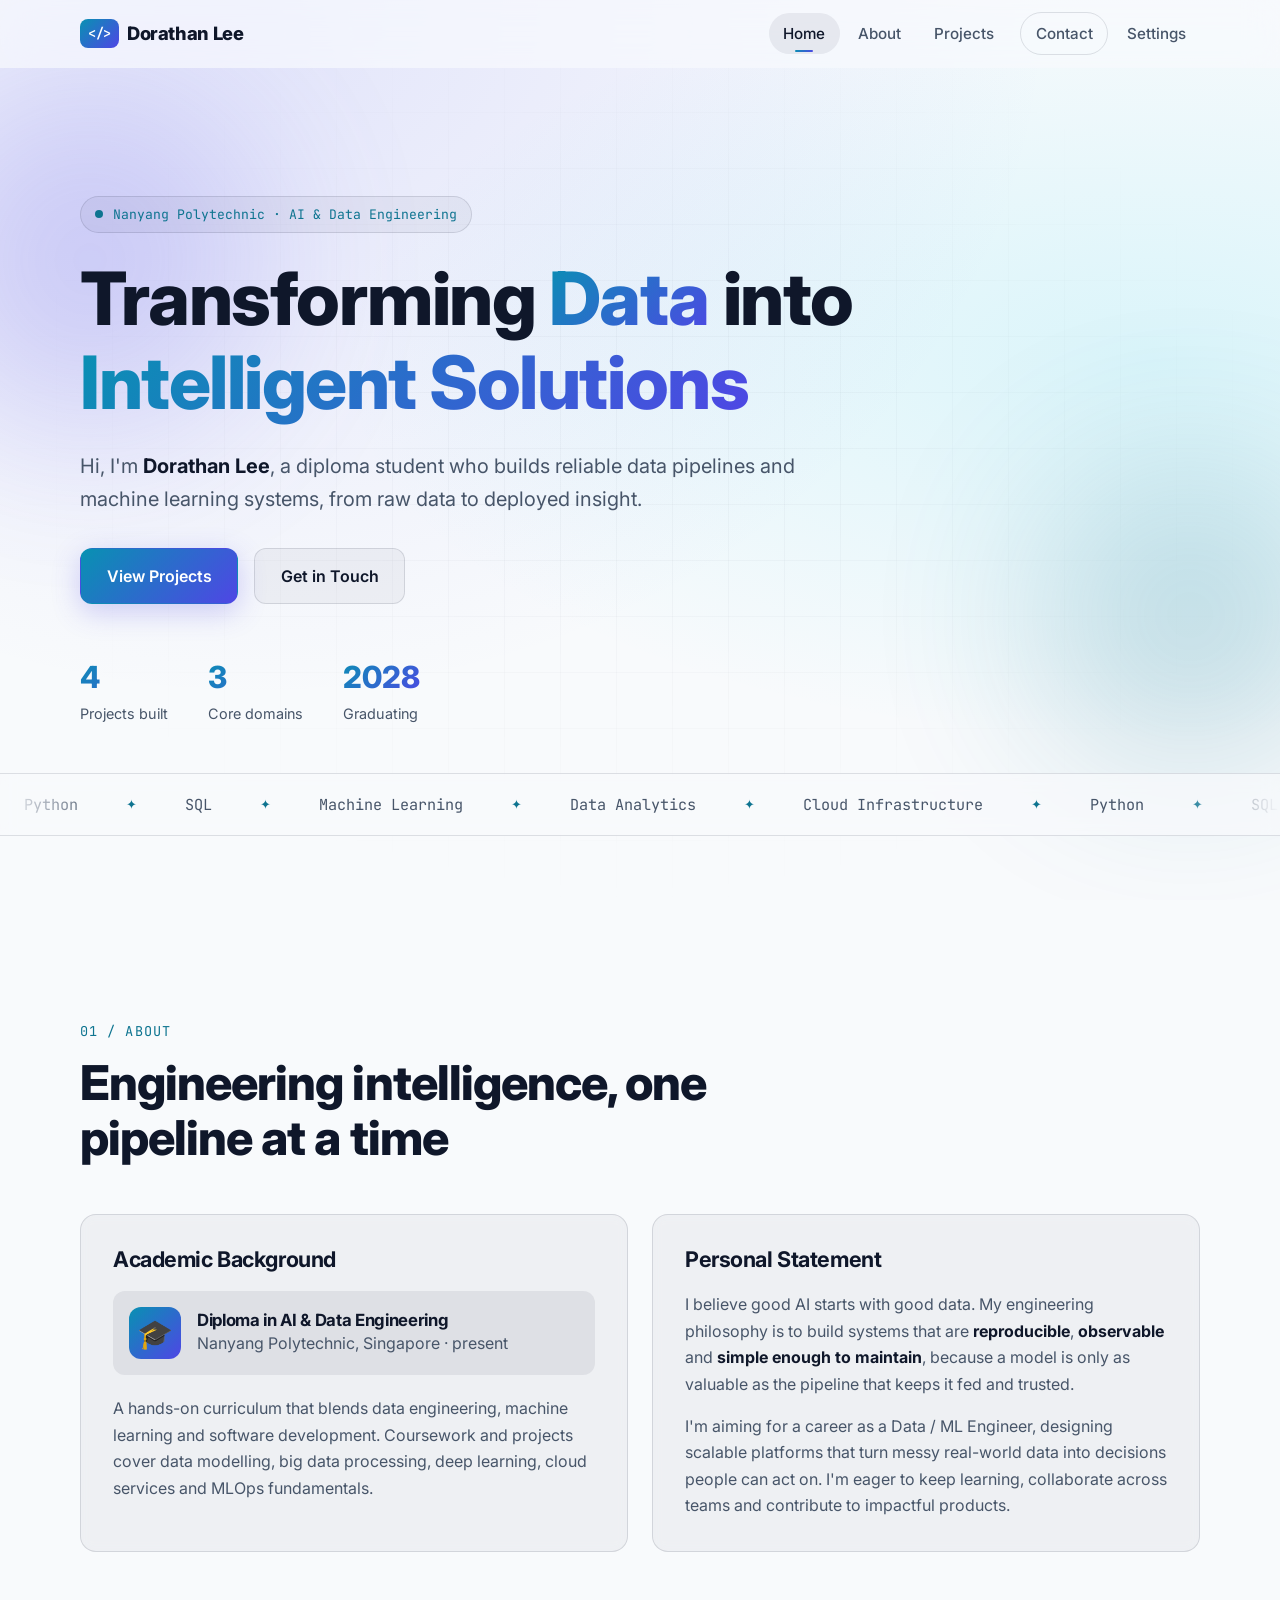
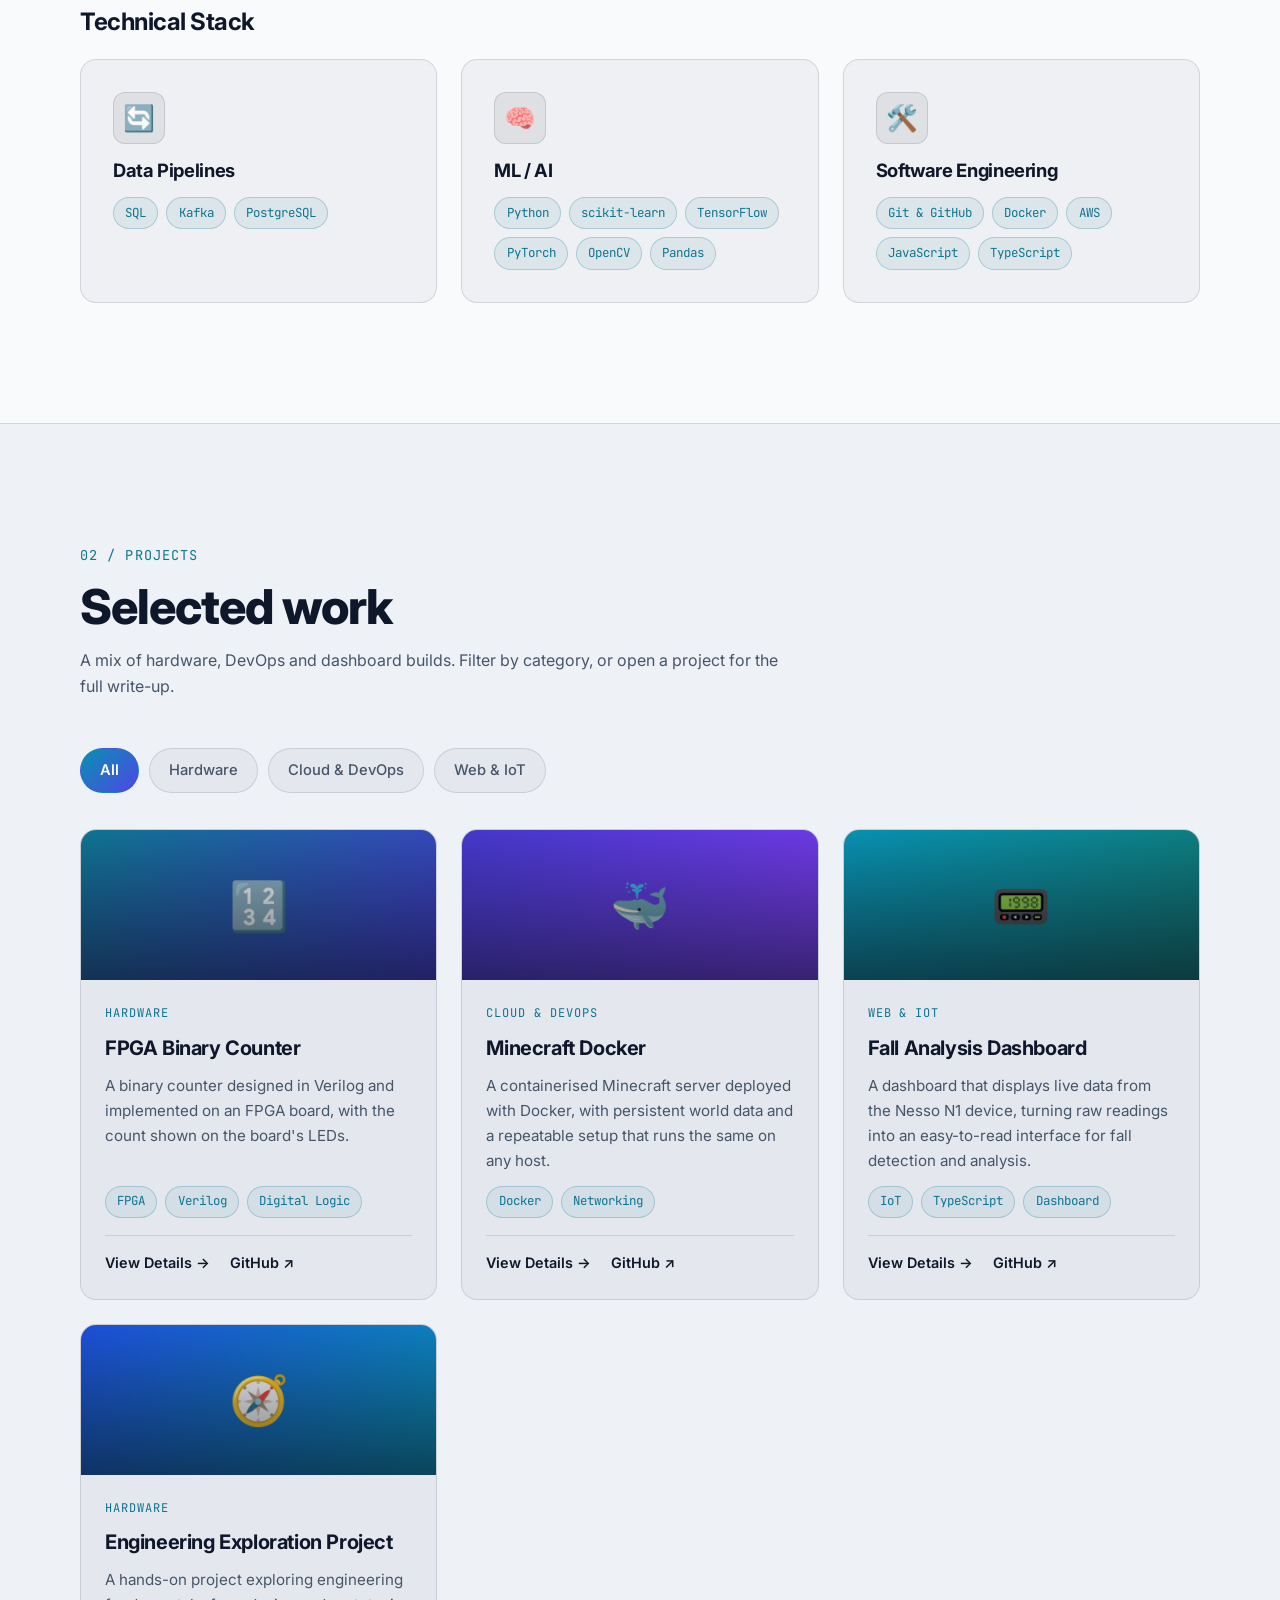
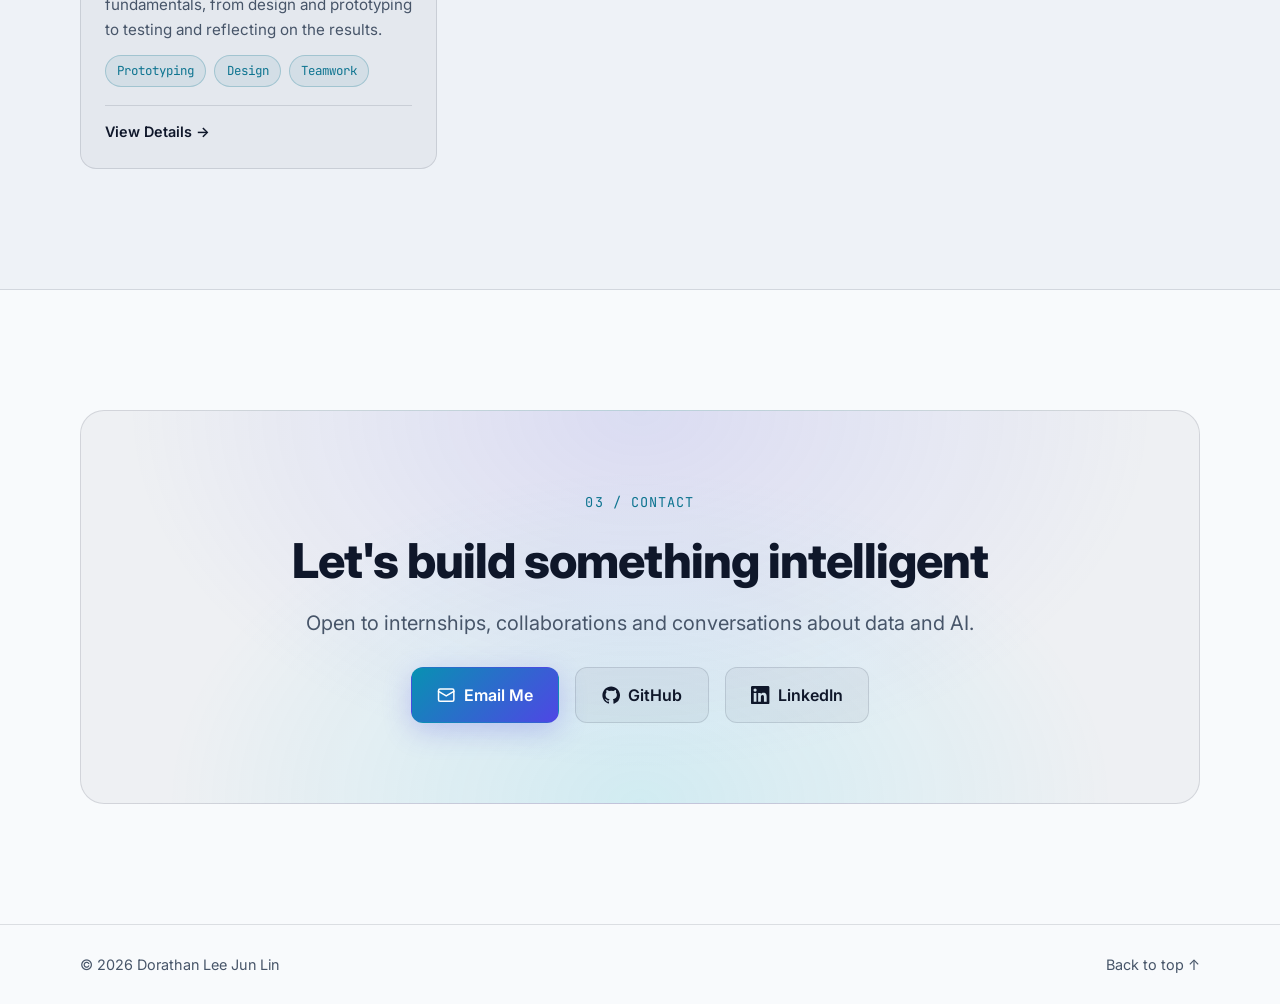
<file: index.html>
<!DOCTYPE html>
<html lang="en" data-theme="light">
<head>
  <meta charset="UTF-8" />
  <meta name="viewport" content="width=device-width, initial-scale=1" />
  <title>Dorathan Lee | AI & Data Engineer</title>
  <meta name="description" content="Portfolio of an AI & Data Engineering student at Nanyang Polytechnic: machine learning, data pipelines and intelligent software." />
  <meta name="theme-color" content="#f8fafc" />
  <!-- Applies the saved theme (default: light) before first paint -->
  <script src="theme.js"></script>
  <link rel="preconnect" href="https://fonts.googleapis.com" />
  <link rel="preconnect" href="https://fonts.gstatic.com" crossorigin />
  <link href="https://fonts.googleapis.com/css2?family=Inter:wght@400;500;600;700;800&family=JetBrains+Mono:wght@400;500&display=swap" rel="stylesheet" />
  <link rel="stylesheet" href="styles.css" />
</head>
<body>
  <a class="skip-link" href="#main">Skip to content</a>

  <!-- ===== Header ===== -->
  <header class="site-header" id="header">
    <div class="container nav-wrap">
      <a href="#home" class="logo" aria-label="Home">
        <span class="logo-mark">&lt;/&gt;</span> Dorathan Lee
      </a>
      <button class="nav-toggle" id="navToggle" aria-label="Toggle navigation" aria-expanded="false" aria-controls="navMenu">
        <span></span><span></span><span></span>
      </button>
      <nav class="nav-menu" id="navMenu" aria-label="Primary">
        <a href="#home" class="nav-link">Home</a>
        <a href="#about" class="nav-link">About</a>
        <a href="#projects" class="nav-link">Projects</a>
        <a href="#contact" class="nav-link nav-cta">Contact</a>
        <a href="settings.html" class="nav-link">Settings</a>
      </nav>
    </div>
  </header>

  <main id="main">
    <!-- ===== Home ===== -->
    <section id="home" class="hero">
      <div class="hero-glow glow-a" aria-hidden="true"></div>
      <div class="hero-glow glow-b" aria-hidden="true"></div>
      <div class="container hero-inner">
        <p class="eyebrow reveal"><span class="dot"></span> Nanyang Polytechnic · AI &amp; Data Engineering</p>
        <h1 class="reveal">Transforming <span class="gradient-text">Data</span> into <span class="gradient-text">Intelligent Solutions</span></h1>
        <p class="lead reveal">
          Hi, I'm <strong>Dorathan Lee</strong>, a diploma student who builds reliable data pipelines
          and machine learning systems, from raw data to deployed insight.
        </p>
        <div class="cta-group reveal">
          <a href="#projects" class="btn btn-primary">View Projects</a>
          <a href="#contact" class="btn btn-ghost">Get in Touch</a>
        </div>
        <ul class="hero-stats reveal" aria-label="Highlights">
          <li><strong>4</strong><span>Projects built</span></li>
          <li><strong>3</strong><span>Core domains</span></li>
          <li><strong>2028</strong><span>Graduating</span></li>
        </ul>
      </div>

      <!-- Skills banner -->
      <div class="skills-banner" aria-label="Key skills">
        <div class="marquee">
          <ul class="marquee-track">
            <li>Python</li><li>SQL</li><li>Machine Learning</li><li>Data Analytics</li><li>Cloud Infrastructure</li>
            <li>Python</li><li>SQL</li><li>Machine Learning</li><li>Data Analytics</li><li>Cloud Infrastructure</li>
            <li aria-hidden="true">Python</li><li aria-hidden="true">SQL</li><li aria-hidden="true">Machine Learning</li><li aria-hidden="true">Data Analytics</li><li aria-hidden="true">Cloud Infrastructure</li>
            <li aria-hidden="true">Python</li><li aria-hidden="true">SQL</li><li aria-hidden="true">Machine Learning</li><li aria-hidden="true">Data Analytics</li><li aria-hidden="true">Cloud Infrastructure</li>
          </ul>
        </div>
      </div>
    </section>

    <!-- ===== About ===== -->
    <section id="about" class="section">
      <div class="container">
        <header class="section-head reveal">
          <p class="section-kicker">01 / About</p>
          <h2>Engineering intelligence, one pipeline at a time</h2>
        </header>

        <div class="about-grid">
          <article class="card education reveal">
            <h3>Academic Background</h3>
            <div class="edu-item">
              <div class="edu-icon" aria-hidden="true">🎓</div>
              <div>
                <h4>Diploma in AI &amp; Data Engineering</h4>
                <p class="muted">Nanyang Polytechnic, Singapore · present</p>
              </div>
            </div>
            <p>
              A hands-on curriculum that blends data engineering, machine learning and software
              development. Coursework and projects cover data modelling, big data processing,
              deep learning, cloud services and MLOps fundamentals.
            </p>
          </article>

          <article class="card statement reveal">
            <h3>Personal Statement</h3>
            <p>
              I believe good AI starts with good data. My engineering philosophy is to build
              systems that are <strong>reproducible</strong>, <strong>observable</strong> and
              <strong>simple enough to maintain</strong>, because a model is only as valuable as
              the pipeline that keeps it fed and trusted.
            </p>
            <p>
              I'm aiming for a career as a Data / ML Engineer, designing scalable platforms that
              turn messy real-world data into decisions people can act on. I'm eager to keep learning,
              collaborate across teams and contribute to impactful products.
            </p>
          </article>
        </div>

        <h3 class="subhead reveal">Technical Stack</h3>
        <div class="stack-grid">
          <article class="card stack-card reveal">
            <div class="stack-icon" aria-hidden="true">🔄</div>
            <h4>Data Pipelines</h4>
            <ul class="chips">
              <li>SQL</li><li>Kafka</li><li>PostgreSQL</li>
            </ul>
          </article>
          <article class="card stack-card reveal">
            <div class="stack-icon" aria-hidden="true">🧠</div>
            <h4>ML / AI</h4>
            <ul class="chips">
              <li>Python</li><li>scikit-learn</li><li>TensorFlow</li><li>PyTorch</li><li>OpenCV</li><li>Pandas</li>
            </ul>
          </article>
          <article class="card stack-card reveal">
            <div class="stack-icon" aria-hidden="true">🛠️</div>
            <h4>Software Engineering</h4>
            <ul class="chips">
              <li>Git &amp; GitHub</li><li>Docker</li><li>AWS</li><li>JavaScript</li><li>TypeScript</li>
            </ul>
          </article>
        </div>
      </div>
    </section>

    <!-- ===== Projects ===== -->
    <section id="projects" class="section section-alt">
      <div class="container">
        <header class="section-head reveal">
          <p class="section-kicker">02 / Projects</p>
          <h2>Selected work</h2>
          <p class="muted">A mix of hardware, DevOps and dashboard builds. Filter by category, or open a project for the full write-up.</p>
        </header>

        <div class="filters reveal" role="group" aria-label="Filter projects by category">
          <button class="filter-btn active" data-filter="all" aria-pressed="true">All</button>
          <button class="filter-btn" data-filter="hardware" aria-pressed="false">Hardware</button>
          <button class="filter-btn" data-filter="devops" aria-pressed="false">Cloud &amp; DevOps</button>
          <button class="filter-btn" data-filter="web" aria-pressed="false">Web &amp; IoT</button>
        </div>

        <div class="project-grid" id="projectGrid">
          <article class="project-card reveal" data-category="hardware">
            <div class="project-thumb thumb-1" aria-hidden="true">🔢</div>
            <div class="project-body">
              <span class="project-cat">Hardware</span>
              <h3>FPGA Binary Counter</h3>
              <p>A binary counter designed in Verilog and implemented on an FPGA board, with the count shown on the board's LEDs.</p>
              <ul class="tags"><li>FPGA</li><li>Verilog</li><li>Digital Logic</li></ul>
              <div class="project-links">
                <a href="Project/project-fpga-counter.html">View Details →</a>
                <a href="https://github.com/glazcrutch/FPGA_Binary_Counter" target="_blank" rel="noopener noreferrer">GitHub ↗</a>
              </div>
            </div>
          </article>

          <article class="project-card reveal" data-category="devops">
            <div class="project-thumb thumb-2" aria-hidden="true">🐳</div>
            <div class="project-body">
              <span class="project-cat">Cloud &amp; DevOps</span>
              <h3>Minecraft Docker</h3>
              <p>A containerised Minecraft server deployed with Docker, with persistent world data and a repeatable setup that runs the same on any host.</p>
              <ul class="tags"><li>Docker</li><li>Networking</li></ul>
              <div class="project-links">
                <a href="Project/project-minecraft-docker.html">View Details →</a>
                <a href="https://github.com/glazcrutch/Minecraft-Docker" target="_blank" rel="noopener noreferrer">GitHub ↗</a>
              </div>
            </div>
          </article>

          <article class="project-card reveal" data-category="web">
            <div class="project-thumb thumb-3" aria-hidden="true">📟</div>
            <div class="project-body">
              <span class="project-cat">Web &amp; IoT</span>
              <h3>Fall Analysis Dashboard</h3>
              <p>A dashboard that displays live data from the Nesso N1 device, turning raw readings into an easy-to-read interface for fall detection and analysis.</p>
              <ul class="tags"><li>IoT</li><li>TypeScript</li><li>Dashboard</li></ul>
              <div class="project-links">
                <a href="Project/project-fall-analysis-dashboard.html">View Details →</a>
                <a href="https://github.com/minhtribui153/fall-analysis" target="_blank" rel="noopener noreferrer">GitHub ↗</a>
              </div>
            </div>
          </article>

          <article class="project-card reveal" data-category="hardware">
            <div class="project-thumb thumb-4" aria-hidden="true">🧭</div>
            <div class="project-body">
              <span class="project-cat">Hardware</span>
              <h3>Engineering Exploration Project</h3>
              <p>A hands-on project exploring engineering fundamentals, from design and prototyping to testing and reflecting on the results.</p>
              <ul class="tags"><li>Prototyping</li><li>Design</li><li>Teamwork</li></ul>
              <div class="project-links">
                <a href="Project/project-engineering-exploration.html">View Details →</a>
              </div>
            </div>
          </article>
        </div>
        <p class="empty-state" id="emptyState" hidden>No projects in this category yet.</p>
      </div>
    </section>

    <!-- ===== Contact ===== -->
    <section id="contact" class="section">
      <div class="container">
        <div class="contact-card reveal">
          <p class="section-kicker">03 / Contact</p>
          <h2>Let's build something intelligent</h2>
          <p class="lead">Open to internships, collaborations and conversations about data and AI.</p>
          <div class="cta-group center">
            <a href="mailto:241243U@mymail.nyp.edu.sg" class="btn btn-primary">
              <svg class="btn-icon" viewBox="0 0 24 24" fill="none" stroke="currentColor" stroke-width="2" stroke-linecap="round" stroke-linejoin="round" aria-hidden="true">
                <rect x="2" y="4" width="20" height="16" rx="2"/>
                <path d="m22 7-10 6L2 7"/>
              </svg>
              Email Me
            </a>
            <a href="https://github.com/glazcrutch" target="_blank" rel="noopener noreferrer" class="btn btn-ghost">
              <svg class="btn-icon" viewBox="0 0 24 24" fill="currentColor" aria-hidden="true">
                <path d="M12 .5C5.65.5.5 5.65.5 12c0 5.08 3.29 9.39 7.86 10.91.58.11.79-.25.79-.56v-2c-3.2.7-3.87-1.37-3.87-1.37-.52-1.33-1.28-1.69-1.28-1.69-1.04-.71.08-.7.08-.7 1.15.08 1.76 1.18 1.76 1.18 1.03 1.76 2.69 1.25 3.35.96.1-.74.4-1.25.73-1.54-2.55-.29-5.24-1.28-5.24-5.69 0-1.26.45-2.28 1.18-3.09-.12-.29-.51-1.46.11-3.05 0 0 .97-.31 3.17 1.18a11 11 0 0 1 5.78 0c2.2-1.49 3.17-1.18 3.17-1.18.62 1.59.23 2.76.11 3.05.74.81 1.18 1.83 1.18 3.09 0 4.42-2.69 5.39-5.25 5.68.41.36.78 1.06.78 2.14v3.17c0 .31.21.68.8.56A11.5 11.5 0 0 0 23.5 12C23.5 5.65 18.35.5 12 .5z"/>
              </svg>
              GitHub
            </a>
            <a href="https://www.linkedin.com/in/dorathan-lee-149954416/" target="_blank" rel="noopener noreferrer" class="btn btn-ghost">
              <svg class="btn-icon" viewBox="0 0 24 24" fill="currentColor" aria-hidden="true">
                <path d="M20.45 20.45h-3.56v-5.57c0-1.33-.03-3.04-1.85-3.04-1.86 0-2.14 1.45-2.14 2.94v5.67H9.35V9h3.41v1.56h.05c.48-.9 1.64-1.85 3.37-1.85 3.6 0 4.27 2.37 4.27 5.46v6.28zM5.34 7.43a2.06 2.06 0 1 1 0-4.12 2.06 2.06 0 0 1 0 4.12zM7.12 20.45H3.56V9h3.56v11.45zM22.22 0H1.77C.79 0 0 .77 0 1.73v20.54C0 23.23.79 24 1.77 24h20.45c.98 0 1.78-.77 1.78-1.73V1.73C24 .77 23.2 0 22.22 0z"/>
              </svg>
              LinkedIn
            </a>
          </div>
        </div>
      </div>
    </section>
  </main>

  <footer class="site-footer">
    <div class="container footer-inner">
      <p>© <span id="year"></span> Dorathan Lee Jun Lin</p>
      <a href="#home" class="to-top">Back to top ↑</a>
    </div>
  </footer>

  <script src="script.js"></script>
</body>
</html>
</file>
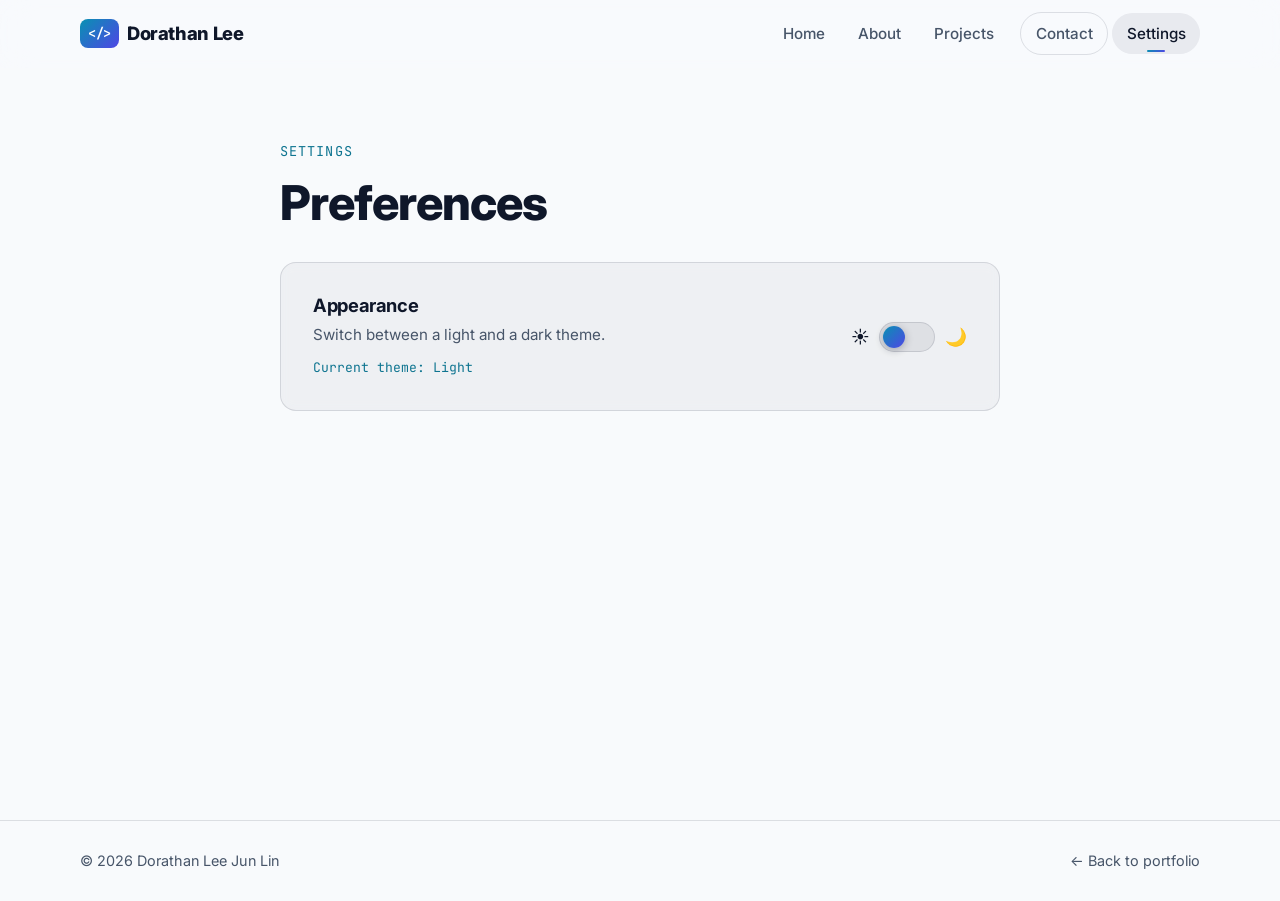
<file: settings.html>
<!DOCTYPE html>
<html lang="en" data-theme="light">
<head>
  <meta charset="UTF-8" />
  <meta name="viewport" content="width=device-width, initial-scale=1" />
  <title>Settings | Dorathan Lee</title>
  <meta name="description" content="Site settings: switch between light and dark themes." />
  <meta name="theme-color" content="#f8fafc" />
  <!-- Applies the saved theme (default: light) before first paint -->
  <script src="theme.js"></script>
  <link rel="preconnect" href="https://fonts.googleapis.com" />
  <link rel="preconnect" href="https://fonts.gstatic.com" crossorigin />
  <link href="https://fonts.googleapis.com/css2?family=Inter:wght@400;500;600;700;800&family=JetBrains+Mono:wght@400;500&display=swap" rel="stylesheet" />
  <link rel="stylesheet" href="styles.css" />
</head>
<body>
  <a class="skip-link" href="#main">Skip to content</a>

  <header class="site-header" id="header">
    <div class="container nav-wrap">
      <a href="index.html#home" class="logo" aria-label="Home">
        <span class="logo-mark">&lt;/&gt;</span> Dorathan Lee
      </a>
      <button class="nav-toggle" id="navToggle" aria-label="Toggle navigation" aria-expanded="false" aria-controls="navMenu">
        <span></span><span></span><span></span>
      </button>
      <nav class="nav-menu" id="navMenu" aria-label="Primary">
        <a href="index.html#home" class="nav-link">Home</a>
        <a href="index.html#about" class="nav-link">About</a>
        <a href="index.html#projects" class="nav-link">Projects</a>
        <a href="index.html#contact" class="nav-link nav-cta">Contact</a>
        <a href="settings.html" class="nav-link active" aria-current="page">Settings</a>
      </nav>
    </div>
  </header>

  <main id="main" class="settings-page">
    <div class="container settings-wrap">
      <header class="section-head">
        <p class="section-kicker">Settings</p>
        <h2>Preferences</h2>
      </header>

      <section class="card" aria-labelledby="themeHeading">
        <div class="setting-row">
          <div>
            <h3 id="themeHeading">Appearance</h3>
            <p>Switch between a light and a dark theme.</p>
            <span class="setting-state">Current theme: <span id="themeLabel">Light</span></span>
          </div>
          <label class="switch" for="themeToggle">
            <span class="switch-icon" aria-hidden="true">☀️</span>
            <input type="checkbox" id="themeToggle" role="switch" aria-label="Dark mode" />
            <span class="switch-track" aria-hidden="true"><span class="switch-thumb"></span></span>
            <span class="switch-icon" aria-hidden="true">🌙</span>
          </label>
        </div>
      </section>
    </div>
  </main>

  <footer class="site-footer">
    <div class="container footer-inner">
      <p>© <span id="year"></span> Dorathan Lee Jun Lin</p>
      <a href="index.html" class="to-top">← Back to portfolio</a>
    </div>
  </footer>

  <script src="script.js"></script>
</body>
</html>
</file>
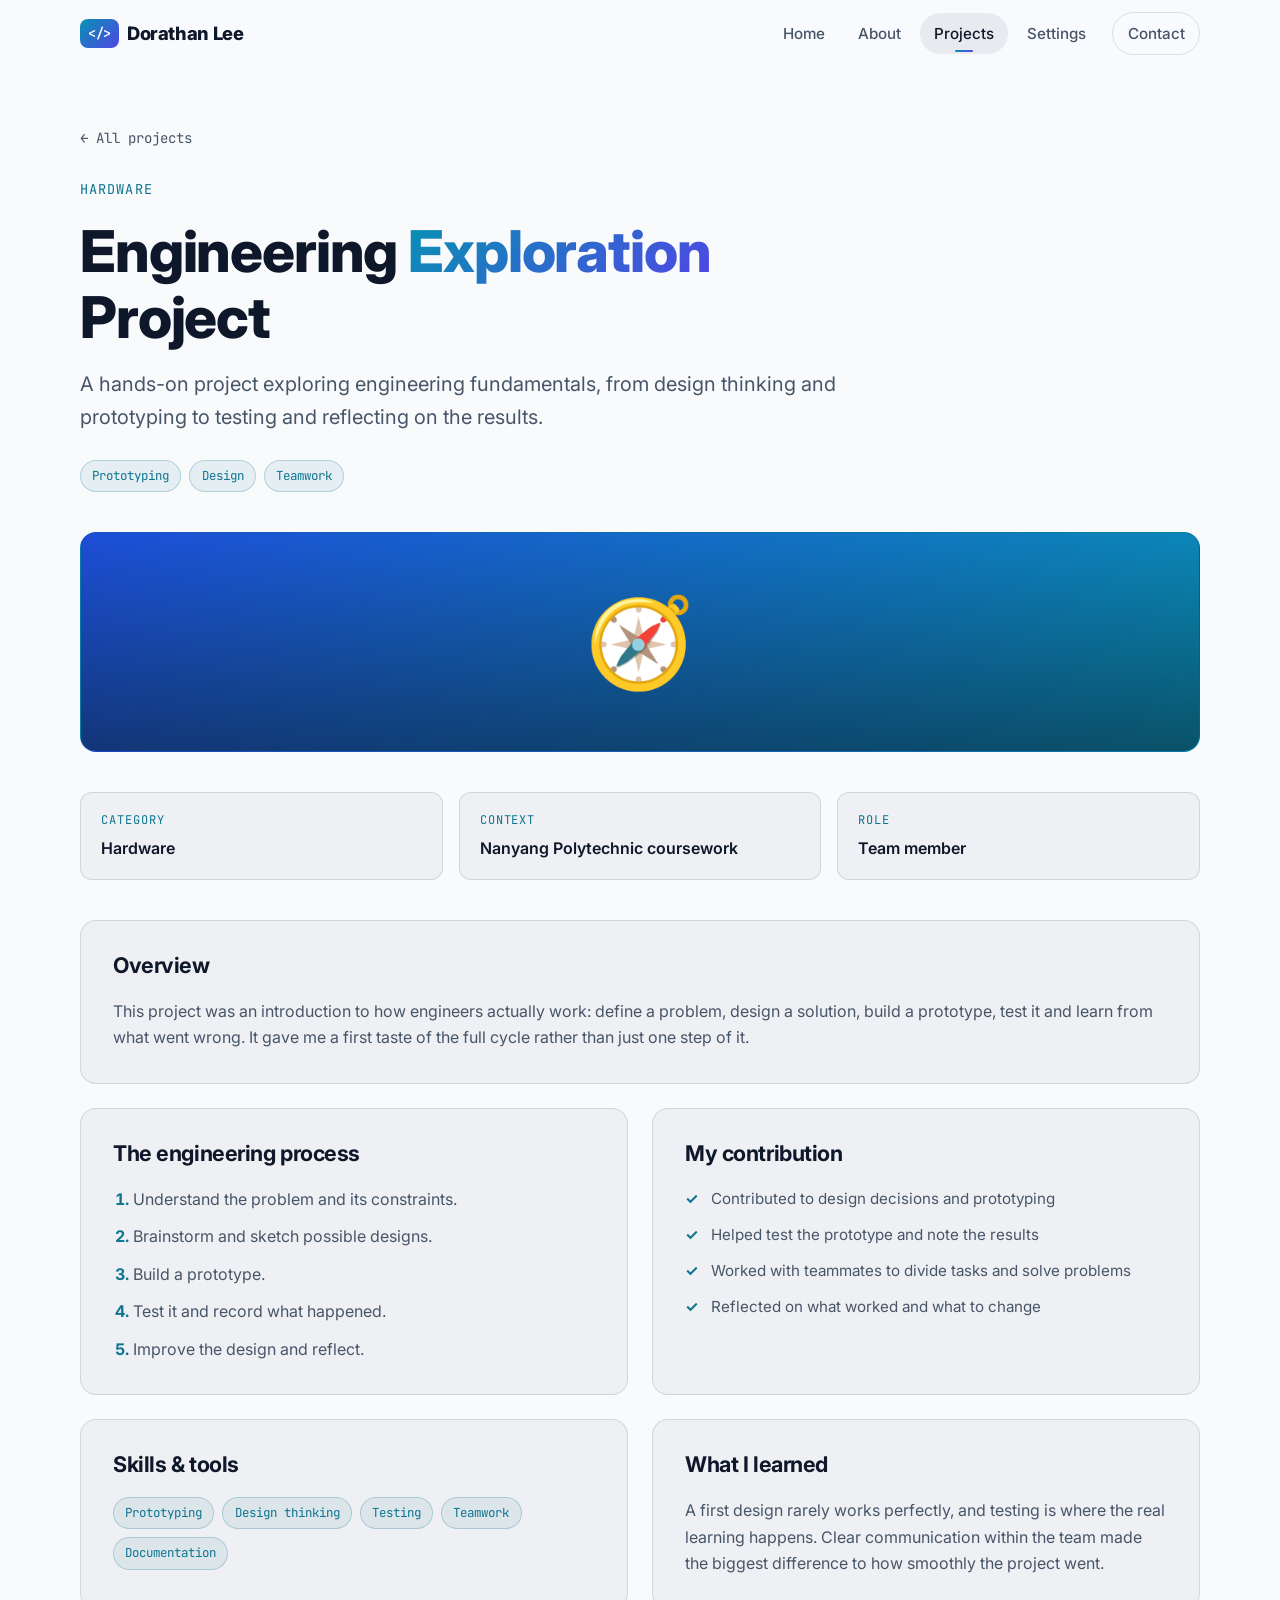
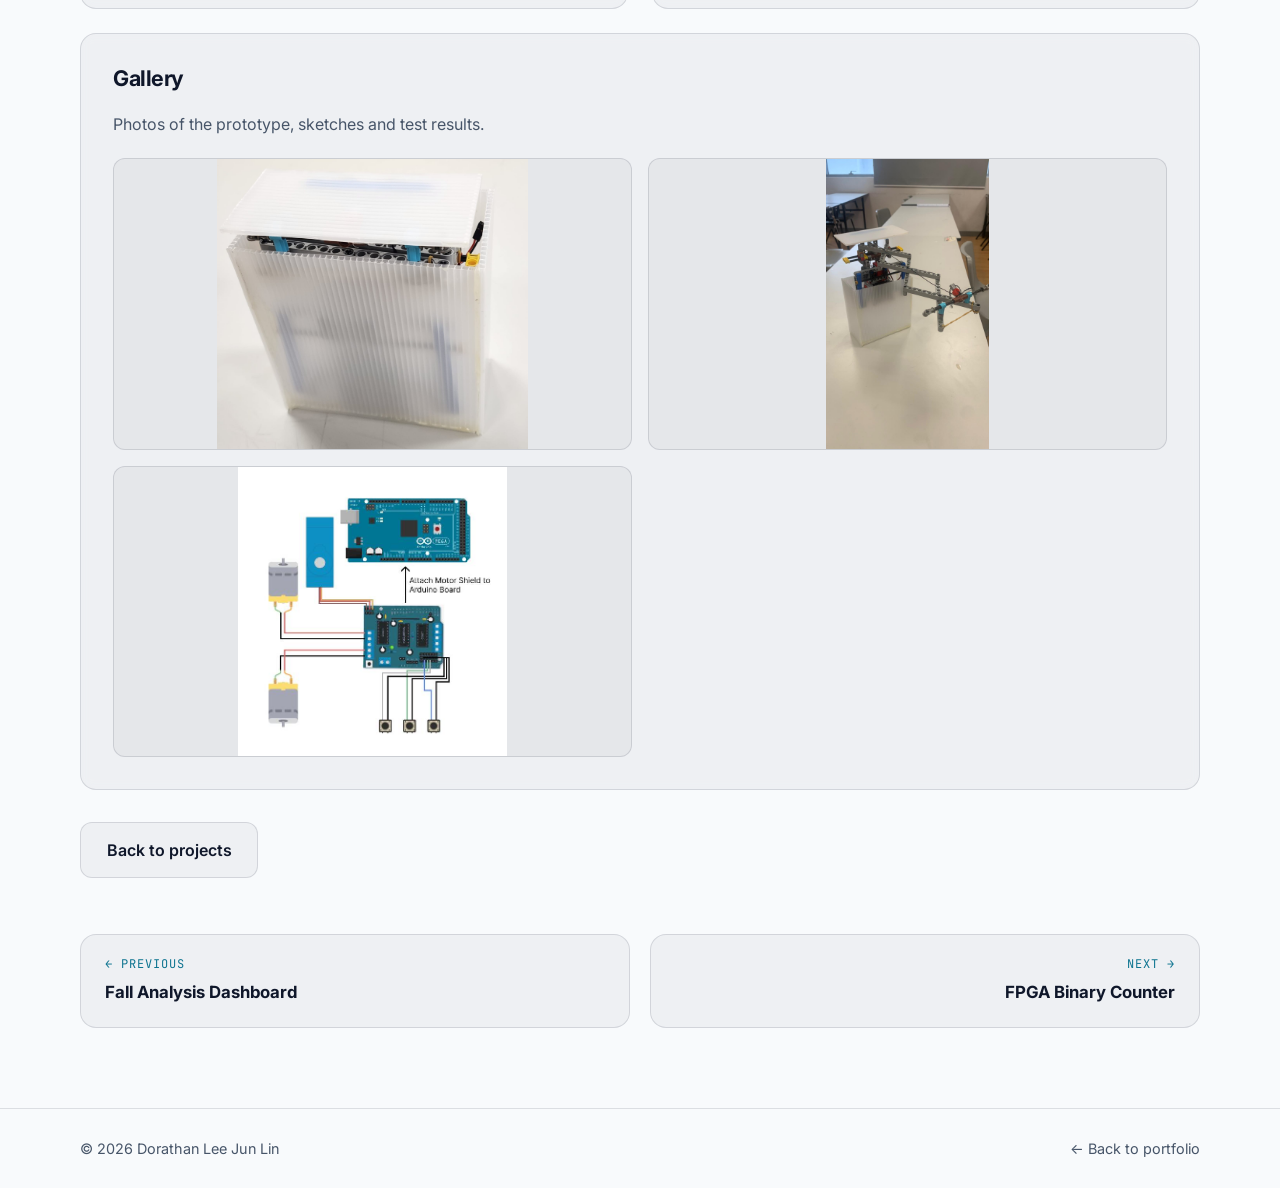
<file: Project/project-engineering-exploration.html>
<!DOCTYPE html>
<html lang="en" data-theme="light">
<head>
  <meta charset="UTF-8" />
  <meta name="viewport" content="width=device-width, initial-scale=1" />
  <title>Engineering Exploration Project | Dorathan Lee</title>
  <meta name="description" content="A hands-on project exploring engineering fundamentals, from design and prototyping to testing and reflection." />
  <meta name="theme-color" content="#f8fafc" />
  <script src="../theme.js"></script>
  <link rel="preconnect" href="https://fonts.googleapis.com" />
  <link rel="preconnect" href="https://fonts.gstatic.com" crossorigin />
  <link href="https://fonts.googleapis.com/css2?family=Inter:wght@400;500;600;700;800&family=JetBrains+Mono:wght@400;500&display=swap" rel="stylesheet" />
  <link rel="stylesheet" href="../styles.css" />
  <link rel="stylesheet" href="../project.css" />
</head>
<body>
  <a class="skip-link" href="#main">Skip to content</a>

  <header class="site-header" id="header">
    <div class="container nav-wrap">
      <a href="../index.html#home" class="logo" aria-label="Home">
        <span class="logo-mark">&lt;/&gt;</span> Dorathan Lee
      </a>
      <button class="nav-toggle" id="navToggle" aria-label="Toggle navigation" aria-expanded="false" aria-controls="navMenu">
        <span></span><span></span><span></span>
      </button>
      <nav class="nav-menu" id="navMenu" aria-label="Primary">
        <a href="../index.html#home" class="nav-link">Home</a>
        <a href="../index.html#about" class="nav-link">About</a>
        <a href="../index.html#projects" class="nav-link active" aria-current="page">Projects</a>
        <a href="../settings.html" class="nav-link">Settings</a>
        <a href="../index.html#contact" class="nav-link nav-cta">Contact</a>
      </nav>
    </div>
  </header>

  <main id="main" class="project-page">
    <div class="container">
      <a href="../index.html#projects" class="back-link">← All projects</a>

      <header class="proj-hero">
        <p class="section-kicker">Hardware</p>
        <h1>Engineering <span class="gradient-text">Exploration</span> Project</h1>
        <p class="lead">A hands-on project exploring engineering fundamentals, from design thinking and prototyping to testing and reflecting on the results.</p>
        <ul class="tags"><li>Prototyping</li><li>Design</li><li>Teamwork</li></ul>
      </header>

      <div class="proj-banner thumb-4" aria-hidden="true"><span>🧭</span></div>

      <dl class="meta-grid">
        <div class="meta-item"><dt>Category</dt><dd>Hardware</dd></div>
        <div class="meta-item"><dt>Context</dt><dd>Nanyang Polytechnic coursework</dd></div>
        <div class="meta-item"><dt>Role</dt><dd>Team member</dd></div>
      </dl>

      <div class="detail-grid">
        <article class="card reveal wide">
          <h3>Overview</h3>
          <p>This project was an introduction to how engineers actually work: define a problem, design a solution, build a prototype, test it and learn from what went wrong. It gave me a first taste of the full cycle rather than just one step of it.</p>
        </article>

        <article class="card reveal">
          <h3>The engineering process</h3>
          <ol class="step-list">
            <li>Understand the problem and its constraints.</li>
            <li>Brainstorm and sketch possible designs.</li>
            <li>Build a prototype.</li>
            <li>Test it and record what happened.</li>
            <li>Improve the design and reflect.</li>
          </ol>
        </article>

        <article class="card reveal">
          <h3>My contribution</h3>
          <ul class="check-list">
            <li>Contributed to design decisions and prototyping</li>
            <li>Helped test the prototype and note the results</li>
            <li>Worked with teammates to divide tasks and solve problems</li>
            <li>Reflected on what worked and what to change</li>
          </ul>
        </article>

        <article class="card reveal">
          <h3>Skills &amp; tools</h3>
          <ul class="chips">
            <li>Prototyping</li><li>Design thinking</li><li>Testing</li><li>Teamwork</li><li>Documentation</li>
          </ul>
        </article>

        <article class="card reveal">
          <h3>What I learned</h3>
          <p>A first design rarely works perfectly, and testing is where the real learning happens. Clear communication within the team made the biggest difference to how smoothly the project went.</p>
        </article>

        <article class="card reveal wide">
          <h3>Gallery</h3>
          <p>Photos of the prototype, sketches and test results.</p>
          <div class="shots">
            <img class="shot-image" src="../Assests/Engineering%20Exploration%20Project/Compact%20Umbrella.jpeg" alt="Compact umbrella prototype" />
            <img class="shot-image" src="../Assests/Engineering%20Exploration%20Project/Extended%20Umbrella.jpeg" alt="Extended umbrella prototype" />
            <img class="shot-image" src="../Assests/Engineering%20Exploration%20Project/Arduino%20Diagram.jpeg" alt="Arduino circuit diagram for the project" />
          </div>
        </article>
      </div>

      <div class="cta-group proj-links">
        <a href="../index.html#projects" class="btn btn-ghost">Back to projects</a>
      </div>

      <nav class="pager" aria-label="More projects">
        <a href="project-fall-analysis-dashboard.html" class="prev"><small>← Previous</small><strong>Fall Analysis Dashboard</strong></a>
        <a href="project-fpga-counter.html" class="next"><small>Next →</small><strong>FPGA Binary Counter</strong></a>
      </nav>
    </div>
  </main>

  <footer class="site-footer">
    <div class="container footer-inner">
      <p>© <span id="year"></span> Dorathan Lee Jun Lin</p>
      <a href="../index.html" class="to-top">← Back to portfolio</a>
    </div>
  </footer>

  <script src="../script.js"></script>
</body>
</html>
</file>
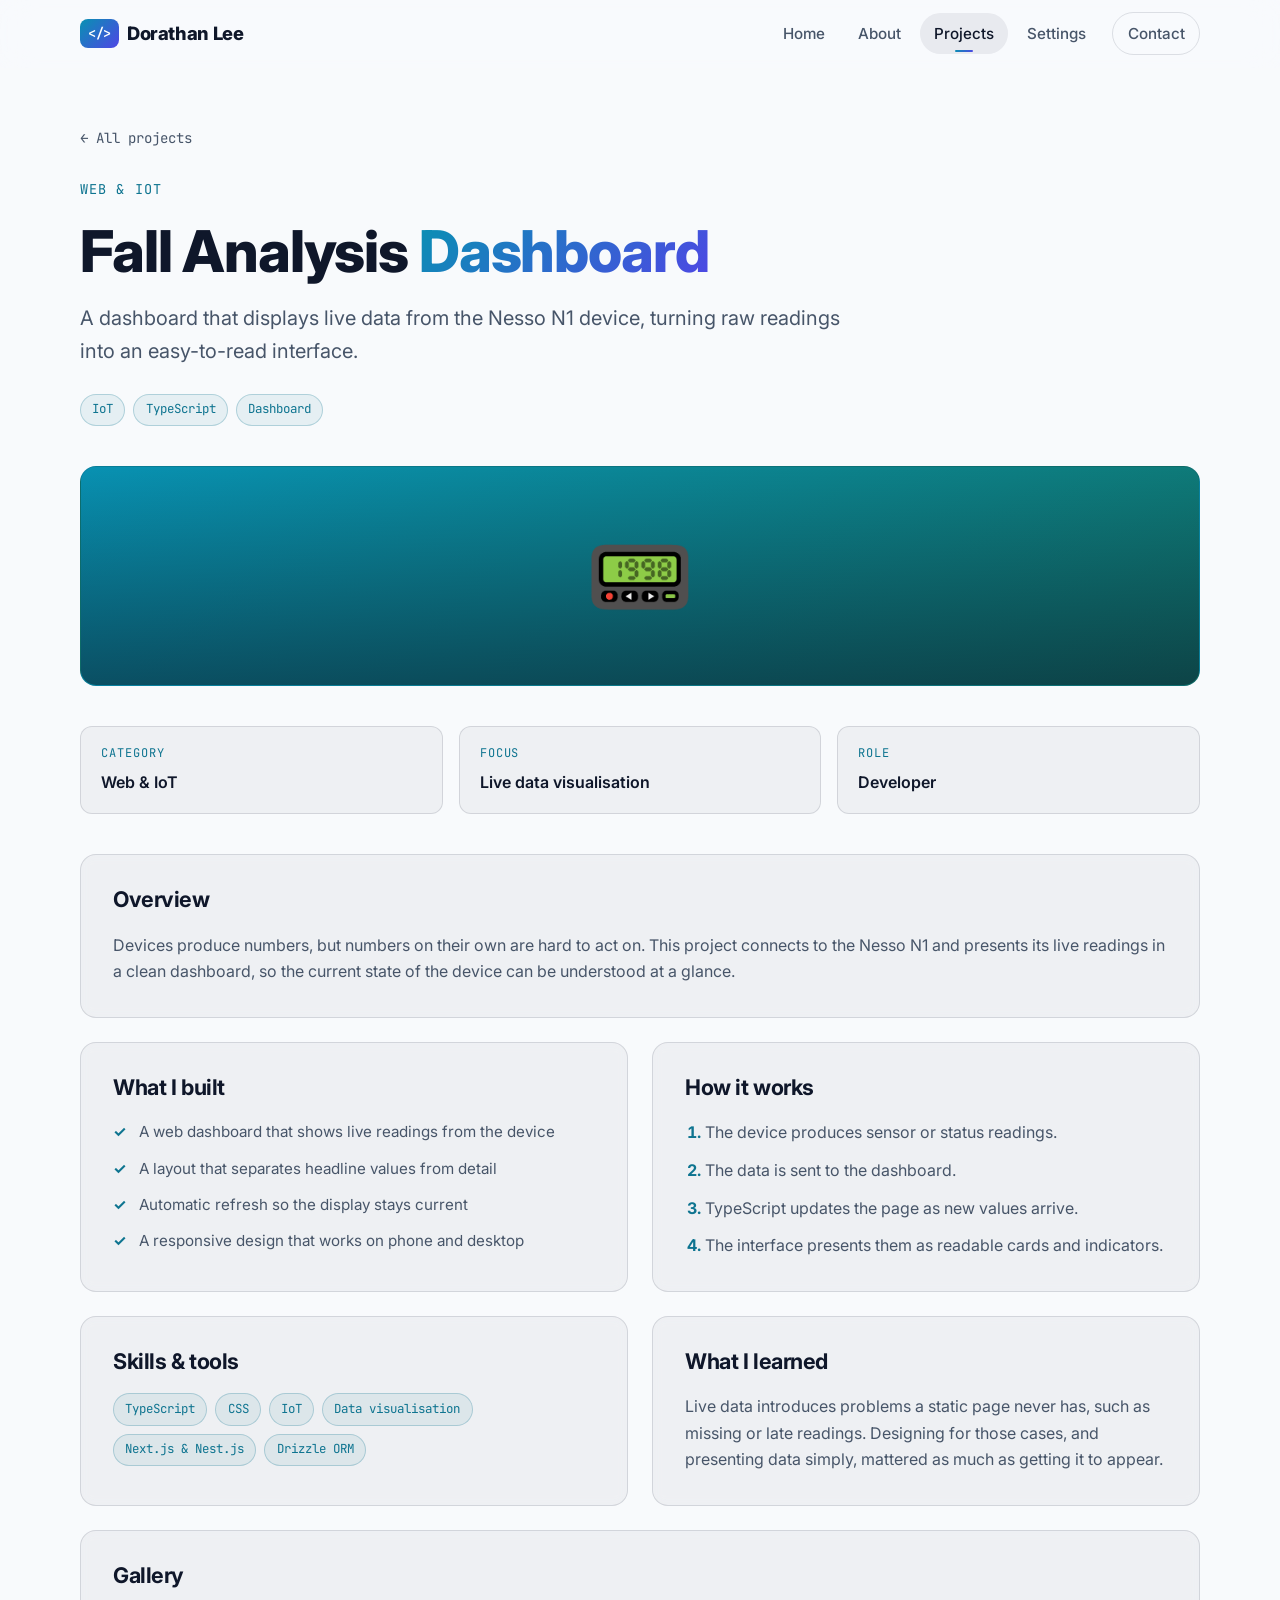
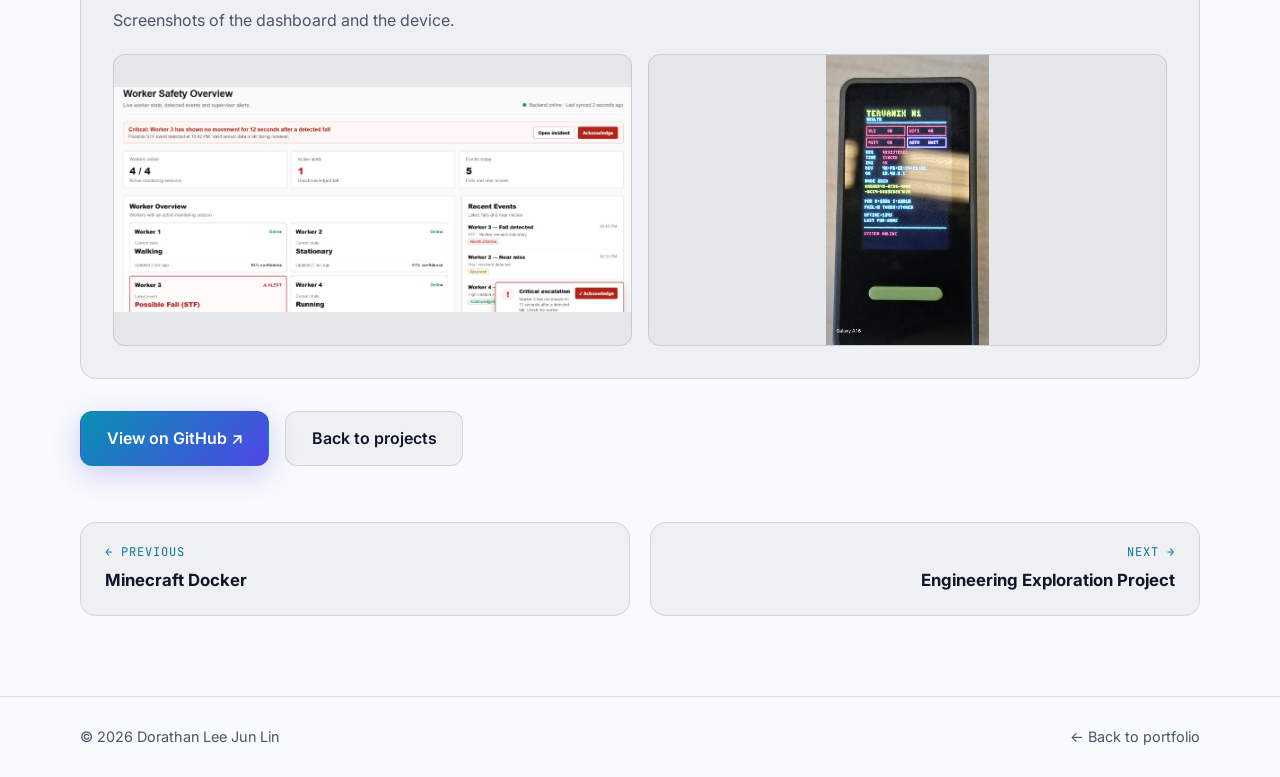
<file: Project/project-fall-analysis-dashboard.html>
<!DOCTYPE html>
<html lang="en" data-theme="light">
<head>
  <meta charset="UTF-8" />
  <meta name="viewport" content="width=device-width, initial-scale=1" />
  <title>Fall Analysis Dashboard | Dorathan Lee</title>
  <meta name="description" content="A dashboard that displays live data from the Nesso N1 device as an easy-to-read interface." />
  <meta name="theme-color" content="#f8fafc" />
  <script src="../theme.js"></script>
  <link rel="preconnect" href="https://fonts.googleapis.com" />
  <link rel="preconnect" href="https://fonts.gstatic.com" crossorigin />
  <link href="https://fonts.googleapis.com/css2?family=Inter:wght@400;500;600;700;800&family=JetBrains+Mono:wght@400;500&display=swap" rel="stylesheet" />
  <link rel="stylesheet" href="../styles.css" />
  <link rel="stylesheet" href="../project.css" />
</head>
<body>
  <a class="skip-link" href="#main">Skip to content</a>

  <header class="site-header" id="header">
    <div class="container nav-wrap">
      <a href="../index.html#home" class="logo" aria-label="Home">
        <span class="logo-mark">&lt;/&gt;</span> Dorathan Lee
      </a>
      <button class="nav-toggle" id="navToggle" aria-label="Toggle navigation" aria-expanded="false" aria-controls="navMenu">
        <span></span><span></span><span></span>
      </button>
      <nav class="nav-menu" id="navMenu" aria-label="Primary">
        <a href="../index.html#home" class="nav-link">Home</a>
        <a href="../index.html#about" class="nav-link">About</a>
        <a href="../index.html#projects" class="nav-link active" aria-current="page">Projects</a>
        <a href="../settings.html" class="nav-link">Settings</a>
        <a href="../index.html#contact" class="nav-link nav-cta">Contact</a>
      </nav>
    </div>
  </header>

  <main id="main" class="project-page">
    <div class="container">
      <a href="../index.html#projects" class="back-link">← All projects</a>

      <header class="proj-hero">
        <p class="section-kicker">Web &amp; IoT</p>
        <h1>Fall Analysis <span class="gradient-text">Dashboard</span></h1>
        <p class="lead">A dashboard that displays live data from the Nesso N1 device, turning raw readings into an easy-to-read interface.</p>
        <ul class="tags"><li>IoT</li><li>TypeScript</li><li>Dashboard</li></ul>
      </header>

      <div class="proj-banner thumb-3" aria-hidden="true"><span>📟</span></div>

      <dl class="meta-grid">
        <div class="meta-item"><dt>Category</dt><dd>Web &amp; IoT</dd></div>
        <div class="meta-item"><dt>Focus</dt><dd>Live data visualisation</dd></div>
        <div class="meta-item"><dt>Role</dt><dd>Developer</dd></div>
      </dl>

      <div class="detail-grid">
        <article class="card reveal wide">
          <h3>Overview</h3>
          <p>Devices produce numbers, but numbers on their own are hard to act on. This project connects to the Nesso N1 and presents its live readings in a clean dashboard, so the current state of the device can be understood at a glance.</p>
        </article>

        <article class="card reveal">
          <h3>What I built</h3>
          <ul class="check-list">
            <li>A web dashboard that shows live readings from the device</li>
            <li>A layout that separates headline values from detail</li>
            <li>Automatic refresh so the display stays current</li>
            <li>A responsive design that works on phone and desktop</li>
          </ul>
        </article>

        <article class="card reveal">
          <h3>How it works</h3>
          <ol class="step-list">
            <li>The device produces sensor or status readings.</li>
            <li>The data is sent to the dashboard.</li>
            <li>TypeScript updates the page as new values arrive.</li>
            <li>The interface presents them as readable cards and indicators.</li>
          </ol>
        </article>

        <article class="card reveal">
          <h3>Skills &amp; tools</h3>
          <ul class="chips">
            <li>TypeScript</li><li>CSS</li><li>IoT</li><li>Data visualisation</li><li>Next.js &amp; Nest.js</li><li>Drizzle ORM</li>
          </ul>
        </article>

        <article class="card reveal">
          <h3>What I learned</h3>
          <p>Live data introduces problems a static page never has, such as missing or late readings. Designing for those cases, and presenting data simply, mattered as much as getting it to appear.</p>
        </article>

        <article class="card reveal wide">
          <h3>Gallery</h3>
          <p>Screenshots of the dashboard and the device.</p>
          <div class="shots">
            <img class="shot-image" src="../Assests/Fall%20Analysis%20Dashboard/Dashboard.jpeg" alt="Worker safety monitoring dashboard" />
            <img class="shot-image" src="../Assests/Fall%20Analysis%20Dashboard/Nesso%20N1.jpeg" alt="Nesso N1 monitoring device" />
          </div>
        </article>
      </div>

      <div class="cta-group proj-links">
        <a href="https://github.com/minhtribui153/fall-analysis" target="_blank" rel="noopener noreferrer" class="btn btn-primary">View on GitHub ↗</a>
        <a href="../index.html#projects" class="btn btn-ghost">Back to projects</a>
      </div>

      <nav class="pager" aria-label="More projects">
        <a href="project-minecraft-docker.html" class="prev"><small>← Previous</small><strong>Minecraft Docker</strong></a>
        <a href="project-engineering-exploration.html" class="next"><small>Next →</small><strong>Engineering Exploration Project</strong></a>
      </nav>
    </div>
  </main>

  <footer class="site-footer">
    <div class="container footer-inner">
      <p>© <span id="year"></span> Dorathan Lee Jun Lin</p>
      <a href="../index.html" class="to-top">← Back to portfolio</a>
    </div>
  </footer>

  <script src="../script.js"></script>
</body>
</html>
</file>
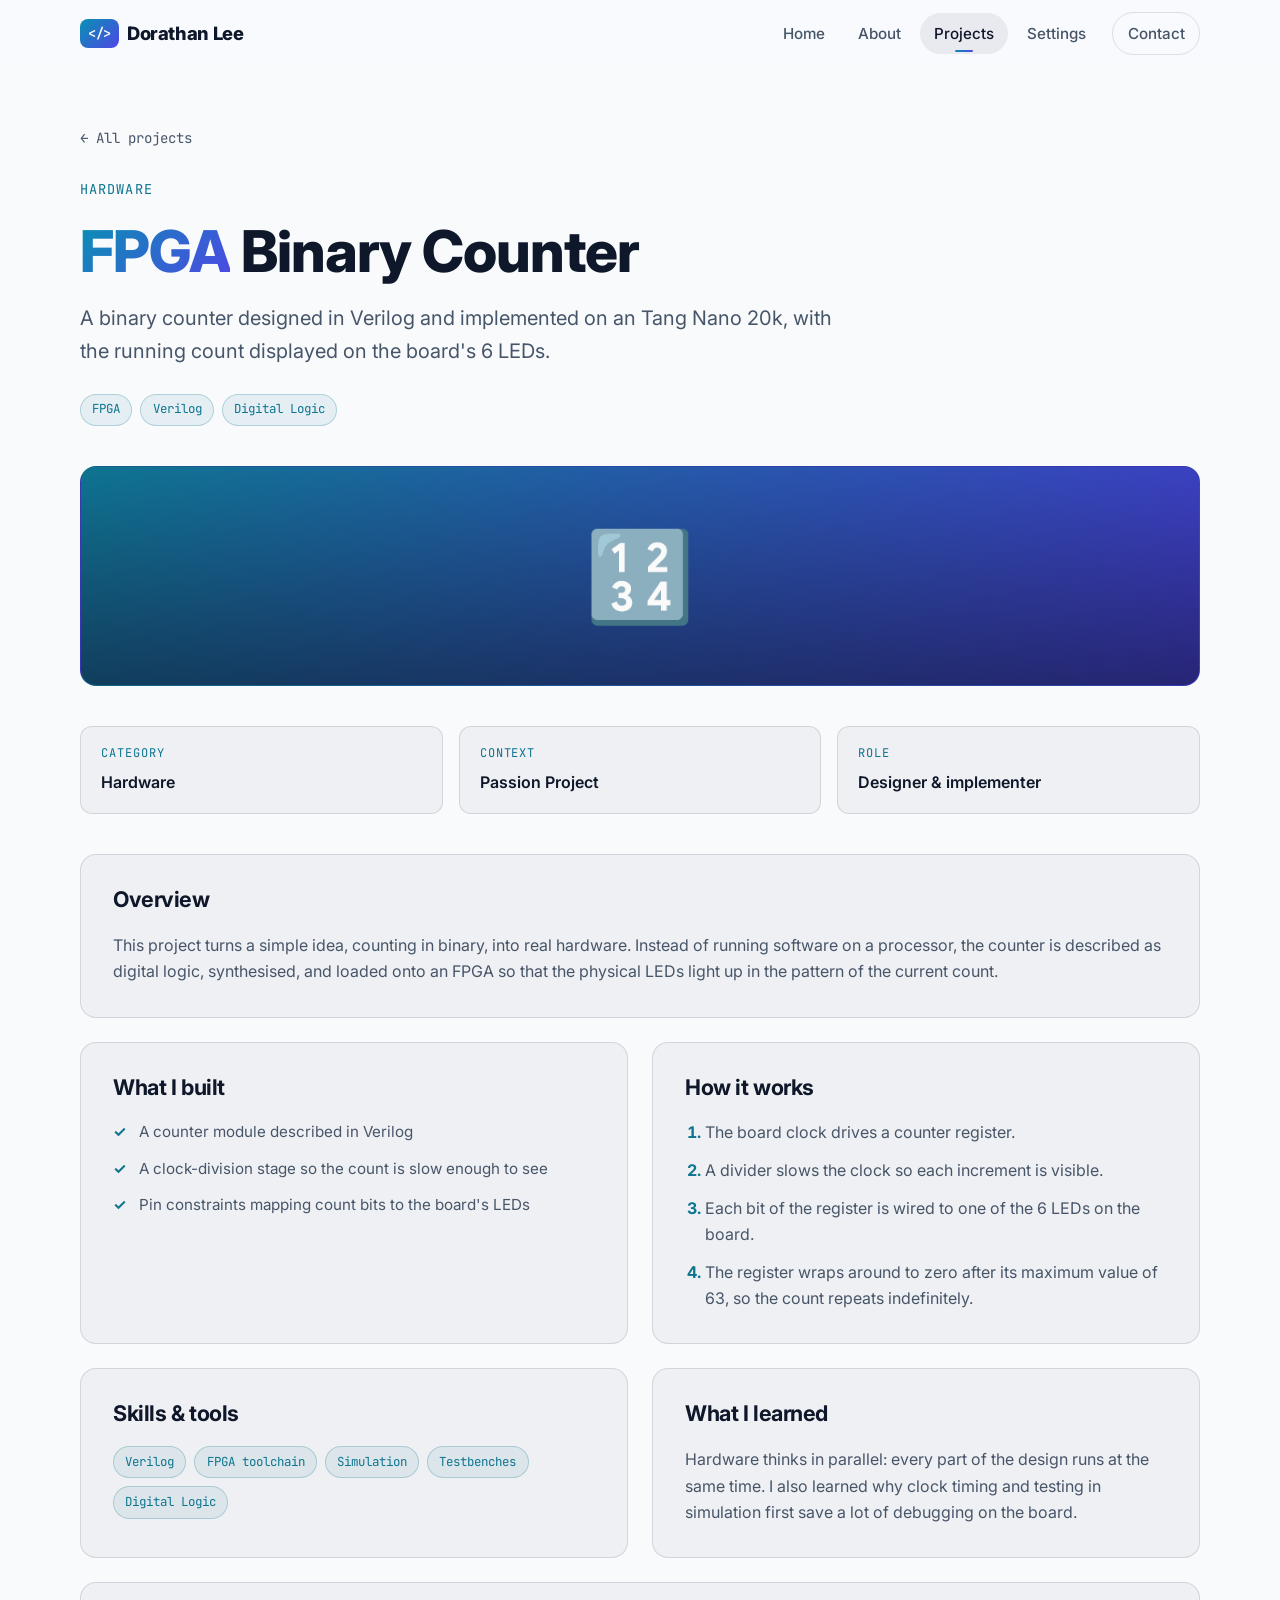
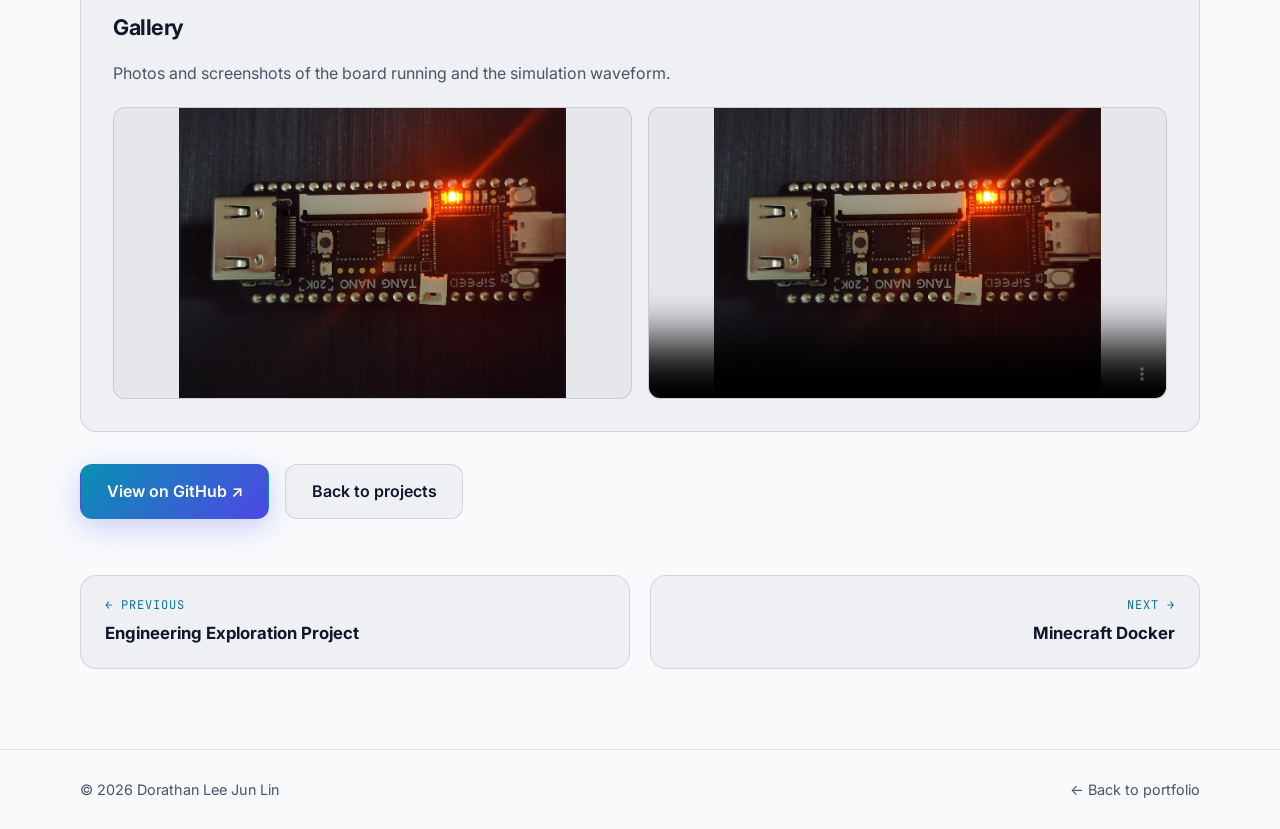
<file: Project/project-fpga-counter.html>
<!DOCTYPE html>
<html lang="en" data-theme="light">
<head>
  <meta charset="UTF-8" />
  <meta name="viewport" content="width=device-width, initial-scale=1" />
  <title>FPGA Binary Counter | Dorathan Lee</title>
  <meta name="description" content="A binary counter written in a hardware description language and implemented on an FPGA board, with the count shown on LEDs." />
  <meta name="theme-color" content="#f8fafc" />
  <script src="../theme.js"></script>
  <link rel="preconnect" href="https://fonts.googleapis.com" />
  <link rel="preconnect" href="https://fonts.gstatic.com" crossorigin />
  <link href="https://fonts.googleapis.com/css2?family=Inter:wght@400;500;600;700;800&family=JetBrains+Mono:wght@400;500&display=swap" rel="stylesheet" />
  <link rel="stylesheet" href="../styles.css" />
  <link rel="stylesheet" href="../project.css" />
</head>
<body>
  <a class="skip-link" href="#main">Skip to content</a>

  <header class="site-header" id="header">
    <div class="container nav-wrap">
      <a href="../index.html#home" class="logo" aria-label="Home">
        <span class="logo-mark">&lt;/&gt;</span> Dorathan Lee
      </a>
      <button class="nav-toggle" id="navToggle" aria-label="Toggle navigation" aria-expanded="false" aria-controls="navMenu">
        <span></span><span></span><span></span>
      </button>
      <nav class="nav-menu" id="navMenu" aria-label="Primary">
        <a href="../index.html#home" class="nav-link">Home</a>
        <a href="../index.html#about" class="nav-link">About</a>
        <a href="../index.html#projects" class="nav-link active" aria-current="page">Projects</a>
        <a href="../settings.html" class="nav-link">Settings</a>
        <a href="../index.html#contact" class="nav-link nav-cta">Contact</a>
      </nav>
    </div>
  </header>

  <main id="main" class="project-page">
    <div class="container">
      <a href="../index.html#projects" class="back-link">← All projects</a>

      <header class="proj-hero">
        <p class="section-kicker">Hardware</p>
        <h1><span class="gradient-text">FPGA</span> Binary Counter</h1>
        <p class="lead">A binary counter designed in Verilog and implemented on an Tang Nano 20k, with the running count displayed on the board's 6 LEDs.</p>
        <ul class="tags"><li>FPGA</li><li>Verilog</li><li>Digital Logic</li></ul>
      </header>

      <div class="proj-banner thumb-1" aria-hidden="true"><span>🔢</span></div>

      <dl class="meta-grid">
        <div class="meta-item"><dt>Category</dt><dd>Hardware</dd></div>
        <div class="meta-item"><dt>Context</dt><dd>Passion Project</dd></div>
        <div class="meta-item"><dt>Role</dt><dd>Designer &amp; implementer</dd></div>
      </dl>

      <div class="detail-grid">
        <article class="card reveal wide">
          <h3>Overview</h3>
          <p>This project turns a simple idea, counting in binary, into real hardware. Instead of running software on a processor, the counter is described as digital logic, synthesised, and loaded onto an FPGA so that the physical LEDs light up in the pattern of the current count.</p>
        </article>

        <article class="card reveal">
          <h3>What I built</h3>
          <ul class="check-list">
            <li>A counter module described in Verilog</li>
            <li>A clock-division stage so the count is slow enough to see</li>
            <li>Pin constraints mapping count bits to the board's LEDs</li>
          </ul>
        </article>

        <article class="card reveal">
          <h3>How it works</h3>
          <ol class="step-list">
            <li>The board clock drives a counter register.</li>
            <li>A divider slows the clock so each increment is visible.</li>
            <li>Each bit of the register is wired to one of the 6 LEDs on the board.</li>
            <li>The register wraps around to zero after its maximum value of 63, so the count repeats indefinitely.</li>
          </ol>
        </article>

        <article class="card reveal">
          <h3>Skills &amp; tools</h3>
          <ul class="chips">
            <li>Verilog</li><li>FPGA toolchain</li><li>Simulation</li><li>Testbenches</li><li>Digital Logic</li>
          </ul>
        </article>

        <article class="card reveal">
          <h3>What I learned</h3>
          <p>Hardware thinks in parallel: every part of the design runs at the same time. I also learned why clock timing and testing in simulation first save a lot of debugging on the board.</p>
        </article>

        <article class="card reveal wide">
          <h3>Gallery</h3>
          <p>Photos and screenshots of the board running and the simulation waveform.</p>
          <div class="shots">
            <img class="shot-image" src="../Assests/FPGA%20Binary%20Counter%20Project/Test.jpeg" alt="FPGA board with its LED lit during testing" />
            <video class="shot-video" controls preload="metadata" poster="../Assests/FPGA%20Binary%20Counter%20Project/Test.jpeg" aria-label="FPGA binary counter test video">
              <source src="../Assests/FPGA%20Binary%20Counter%20Project/Test%20Video.mp4" type="video/mp4" />
              Your browser does not support video playback.
            </video>
          </div>
        </article>
      </div>

      <div class="cta-group proj-links">
        <a href="https://github.com/glazcrutch/FPGA_Binary_Counter" target="_blank" rel="noopener noreferrer" class="btn btn-primary">View on GitHub ↗</a>
        <a href="../index.html#projects" class="btn btn-ghost">Back to projects</a>
      </div>

      <nav class="pager" aria-label="More projects">
        <a href="project-engineering-exploration.html" class="prev"><small>← Previous</small><strong>Engineering Exploration Project</strong></a>
        <a href="project-minecraft-docker.html" class="next"><small>Next →</small><strong>Minecraft Docker</strong></a>
      </nav>
    </div>
  </main>

  <footer class="site-footer">
    <div class="container footer-inner">
      <p>© <span id="year"></span> Dorathan Lee Jun Lin</p>
      <a href="../index.html" class="to-top">← Back to portfolio</a>
    </div>
  </footer>

  <script src="../script.js"></script>
</body>
</html>
</file>
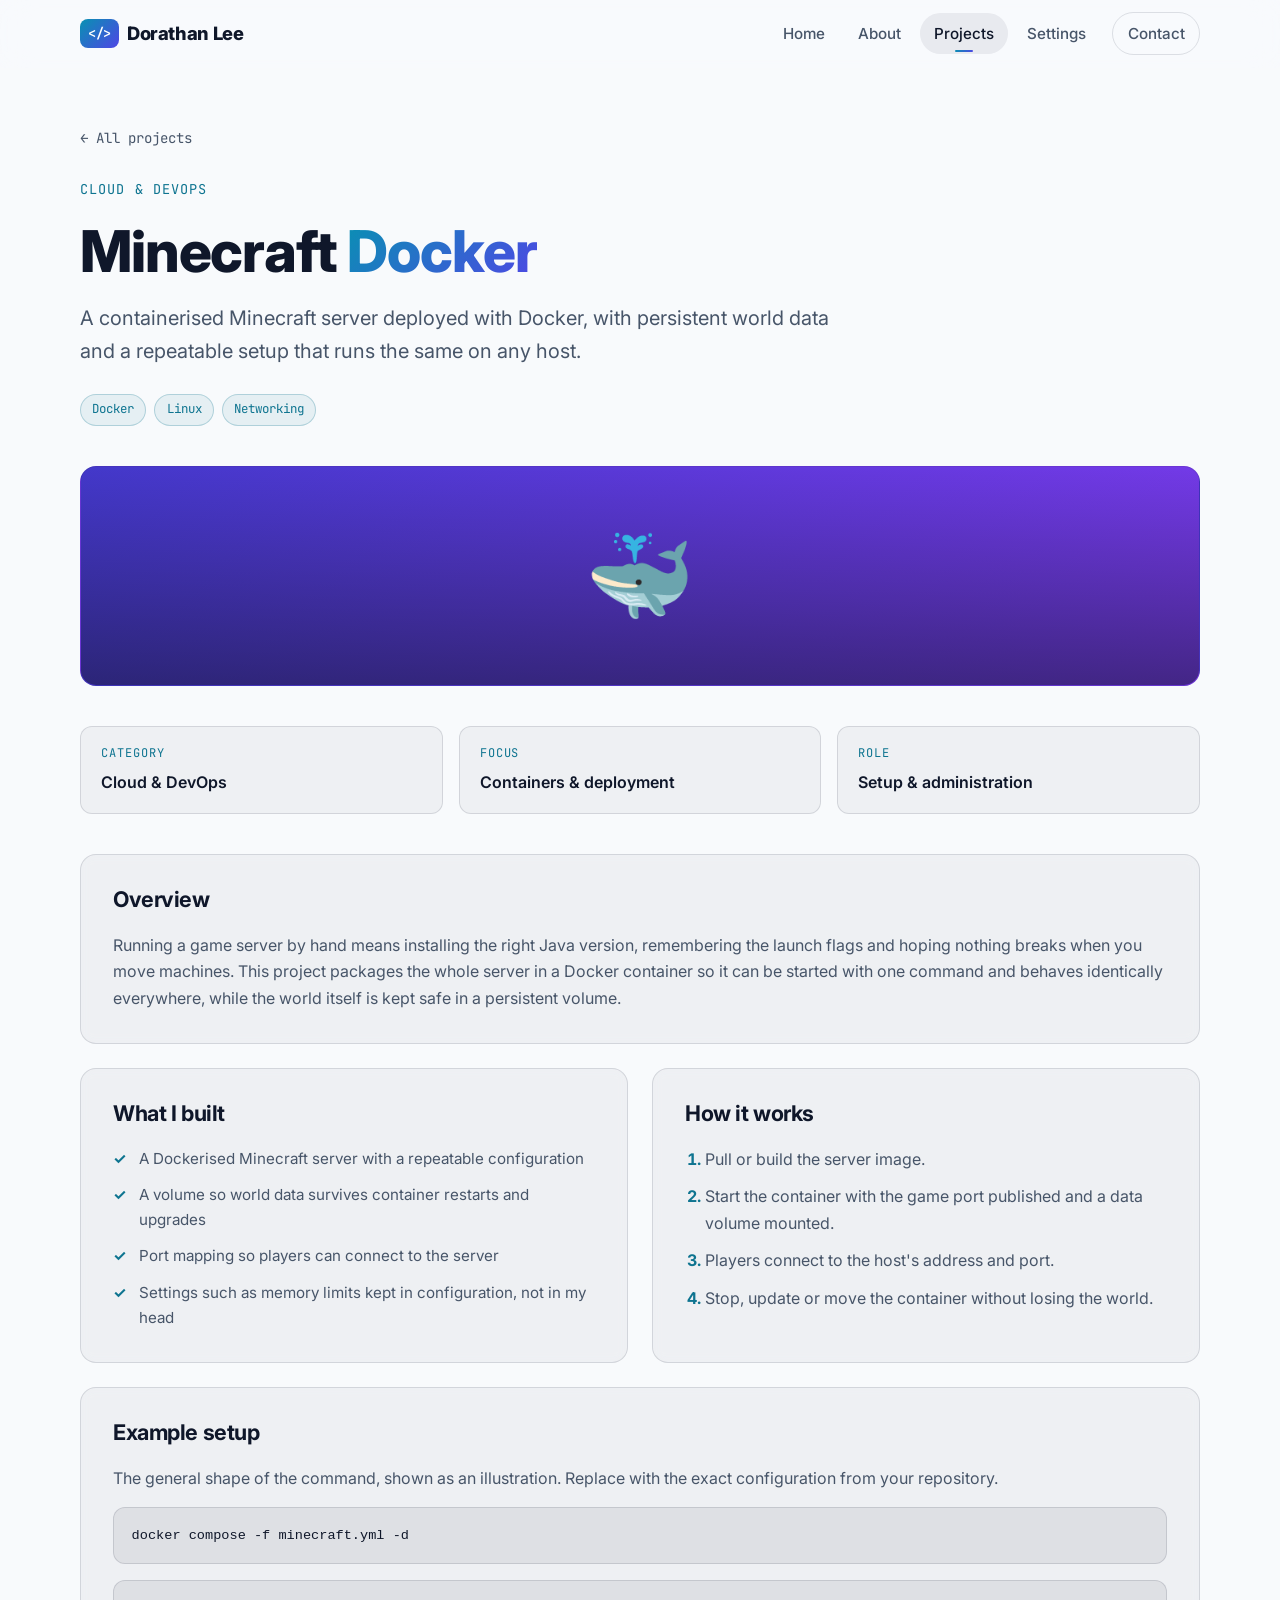
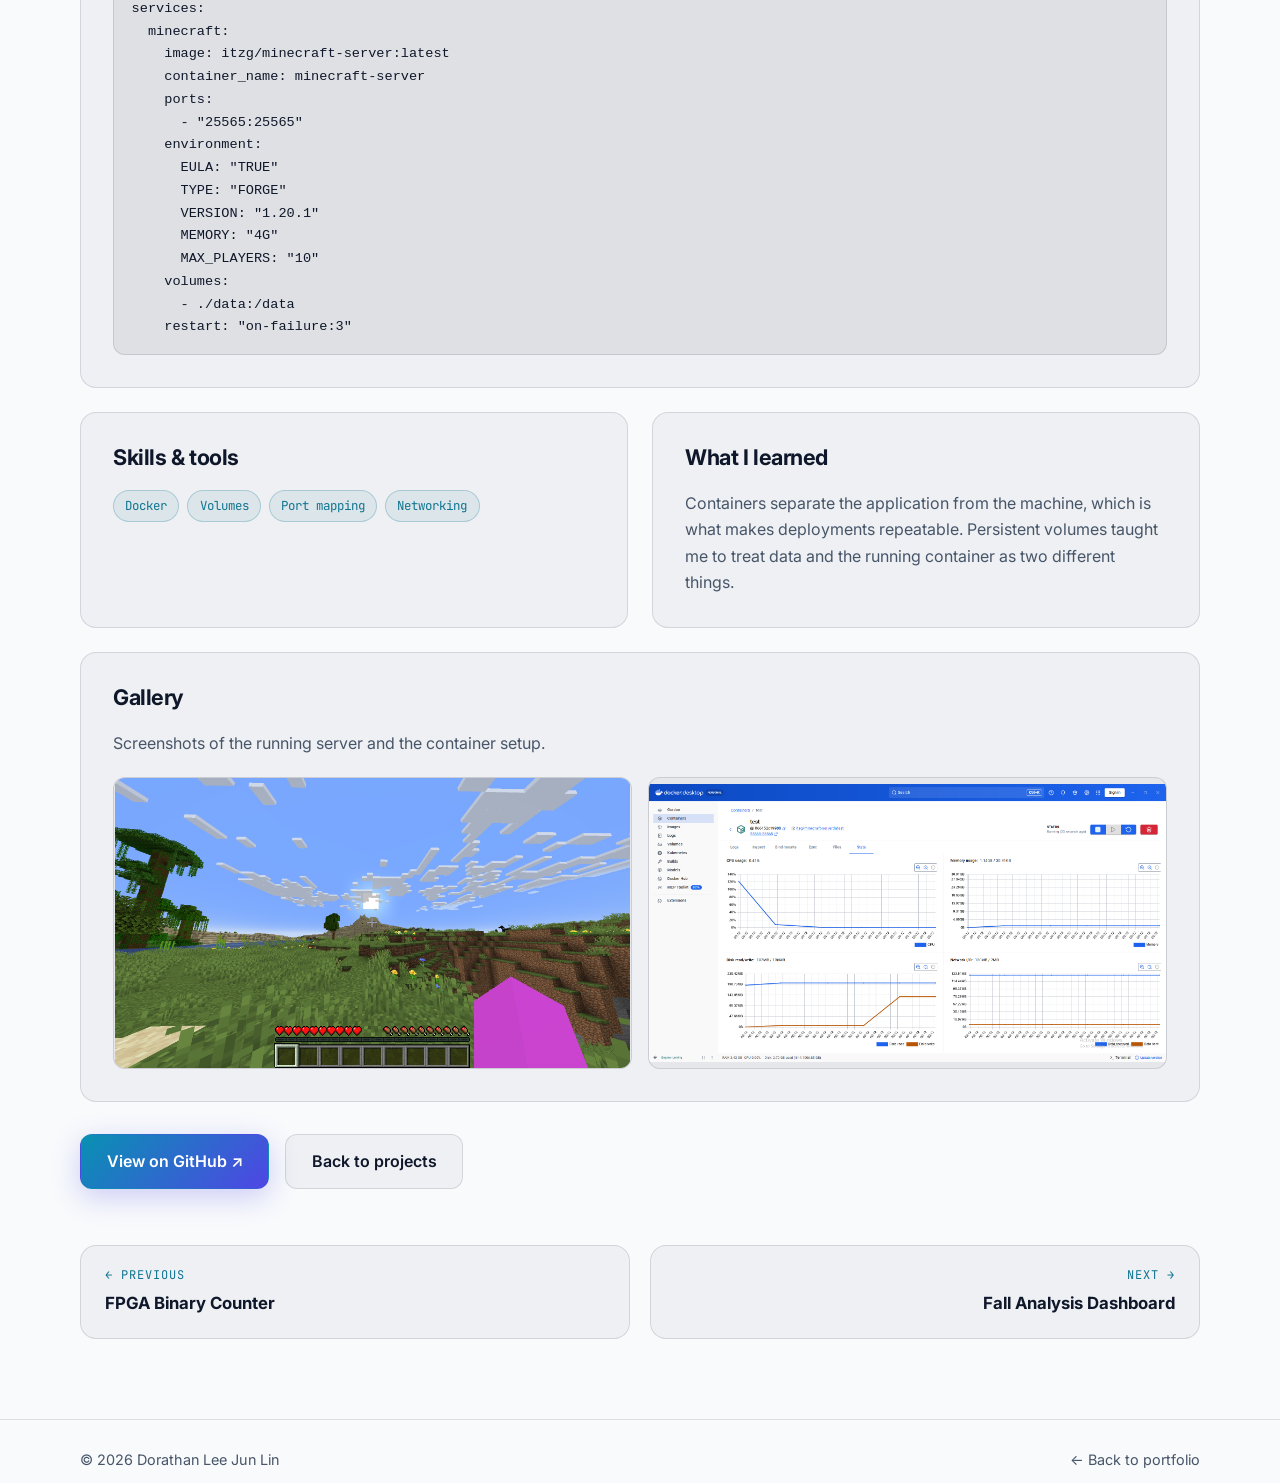
<file: Project/project-minecraft-docker.html>
<!DOCTYPE html>
<html lang="en" data-theme="light">
<head>
  <meta charset="UTF-8" />
  <meta name="viewport" content="width=device-width, initial-scale=1" />
  <title>Minecraft Docker | Dorathan Lee</title>
  <meta name="description" content="A containerised Minecraft server deployed with Docker, with persistent world data and a repeatable setup." />
  <meta name="theme-color" content="#f8fafc" />
  <script src="../theme.js"></script>
  <link rel="preconnect" href="https://fonts.googleapis.com" />
  <link rel="preconnect" href="https://fonts.gstatic.com" crossorigin />
  <link href="https://fonts.googleapis.com/css2?family=Inter:wght@400;500;600;700;800&family=JetBrains+Mono:wght@400;500&display=swap" rel="stylesheet" />
  <link rel="stylesheet" href="../styles.css" />
  <link rel="stylesheet" href="../project.css" />
</head>
<body>
  <a class="skip-link" href="#main">Skip to content</a>

  <header class="site-header" id="header">
    <div class="container nav-wrap">
      <a href="../index.html#home" class="logo" aria-label="Home">
        <span class="logo-mark">&lt;/&gt;</span> Dorathan Lee
      </a>
      <button class="nav-toggle" id="navToggle" aria-label="Toggle navigation" aria-expanded="false" aria-controls="navMenu">
        <span></span><span></span><span></span>
      </button>
      <nav class="nav-menu" id="navMenu" aria-label="Primary">
        <a href="../index.html#home" class="nav-link">Home</a>
        <a href="../index.html#about" class="nav-link">About</a>
        <a href="../index.html#projects" class="nav-link active" aria-current="page">Projects</a>
        <a href="../settings.html" class="nav-link">Settings</a>
        <a href="../index.html#contact" class="nav-link nav-cta">Contact</a>
      </nav>
    </div>
  </header>

  <main id="main" class="project-page">
    <div class="container">
      <a href="../index.html#projects" class="back-link">← All projects</a>

      <header class="proj-hero">
        <p class="section-kicker">Cloud &amp; DevOps</p>
        <h1>Minecraft <span class="gradient-text">Docker</span></h1>
        <p class="lead">A containerised Minecraft server deployed with Docker, with persistent world data and a repeatable setup that runs the same on any host.</p>
        <ul class="tags"><li>Docker</li><li>Linux</li><li>Networking</li></ul>
      </header>

      <div class="proj-banner thumb-2" aria-hidden="true"><span>🐳</span></div>

      <dl class="meta-grid">
        <div class="meta-item"><dt>Category</dt><dd>Cloud &amp; DevOps</dd></div>
        <div class="meta-item"><dt>Focus</dt><dd>Containers &amp; deployment</dd></div>
        <div class="meta-item"><dt>Role</dt><dd>Setup &amp; administration</dd></div>
      </dl>

      <div class="detail-grid">
        <article class="card reveal wide">
          <h3>Overview</h3>
          <p>Running a game server by hand means installing the right Java version, remembering the launch flags and hoping nothing breaks when you move machines. This project packages the whole server in a Docker container so it can be started with one command and behaves identically everywhere, while the world itself is kept safe in a persistent volume.</p>
        </article>

        <article class="card reveal">
          <h3>What I built</h3>
          <ul class="check-list">
            <li>A Dockerised Minecraft server with a repeatable configuration</li>
            <li>A volume so world data survives container restarts and upgrades</li>
            <li>Port mapping so players can connect to the server</li>
            <li>Settings such as memory limits kept in configuration, not in my head</li>
          </ul>
        </article>

        <article class="card reveal">
          <h3>How it works</h3>
          <ol class="step-list">
            <li>Pull or build the server image.</li>
            <li>Start the container with the game port published and a data volume mounted.</li>
            <li>Players connect to the host's address and port.</li>
            <li>Stop, update or move the container without losing the world.</li>
          </ol>
        </article>

        <article class="card reveal wide">
          <h3>Example setup</h3>
          <p>The general shape of the command, shown as an illustration. Replace with the exact configuration from your repository.</p>
<pre><code>docker compose -f minecraft.yml -d</code></pre>
<pre><code>services:
  minecraft:
    image: itzg/minecraft-server:latest
    container_name: minecraft-server
    ports:
      - "25565:25565"
    environment:
      EULA: "TRUE"
      TYPE: "FORGE"
      VERSION: "1.20.1"
      MEMORY: "4G"
      MAX_PLAYERS: "10"
    volumes:
      - ./data:/data
    restart: "on-failure:3"</code></pre>
        </article>

        <article class="card reveal">
          <h3>Skills &amp; tools</h3>
          <ul class="chips">
            <li>Docker</li><li>Volumes</li><li>Port mapping</li><li>Networking</li>
          </ul>
        </article>

        <article class="card reveal">
          <h3>What I learned</h3>
          <p>Containers separate the application from the machine, which is what makes deployments repeatable. Persistent volumes taught me to treat data and the running container as two different things.</p>
        </article>

        <article class="card reveal wide">
          <h3>Gallery</h3>
          <p>Screenshots of the running server and the container setup.</p>
          <div class="shots">
            <img class="shot-image" src="../Assests/Minecraft%20Docker/Gameplay.png" alt="Minecraft gameplay on the server" />
            <img class="shot-image" src="../Assests/Minecraft%20Docker/Minecraft%20chart.png" alt="Minecraft server chart" />
          </div>
        </article>
      </div>

      <div class="cta-group proj-links">
        <a href="https://github.com/glazcrutch/Minecraft-Docker" target="_blank" rel="noopener noreferrer" class="btn btn-primary">View on GitHub ↗</a>
        <a href="../index.html#projects" class="btn btn-ghost">Back to projects</a>
      </div>

      <nav class="pager" aria-label="More projects">
        <a href="project-fpga-counter.html" class="prev"><small>← Previous</small><strong>FPGA Binary Counter</strong></a>
        <a href="project-fall-analysis-dashboard.html" class="next"><small>Next →</small><strong>Fall Analysis Dashboard</strong></a>
      </nav>
    </div>
  </main>

  <footer class="site-footer">
    <div class="container footer-inner">
      <p>© <span id="year"></span> Dorathan Lee Jun Lin</p>
      <a href="../index.html" class="to-top">← Back to portfolio</a>
    </div>
  </footer>

  <script src="../script.js"></script>
</body>
</html>
</file>
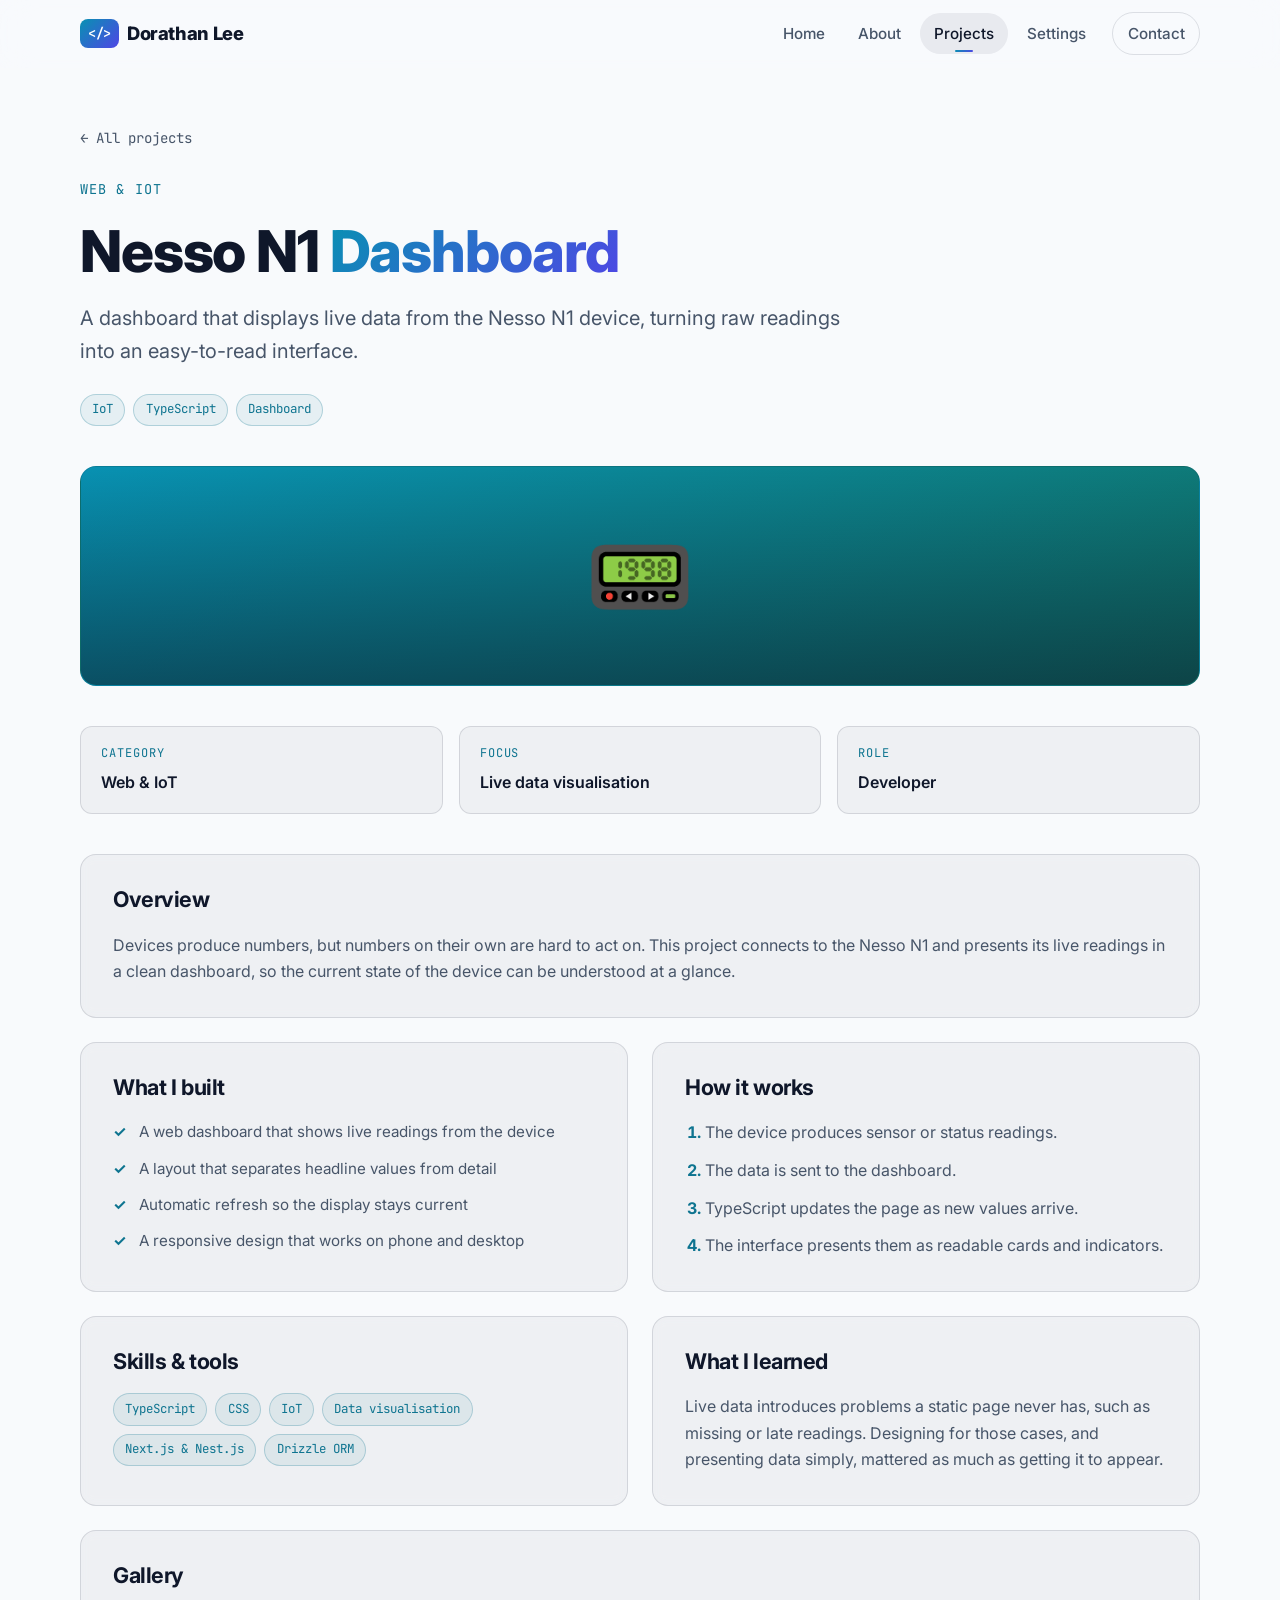
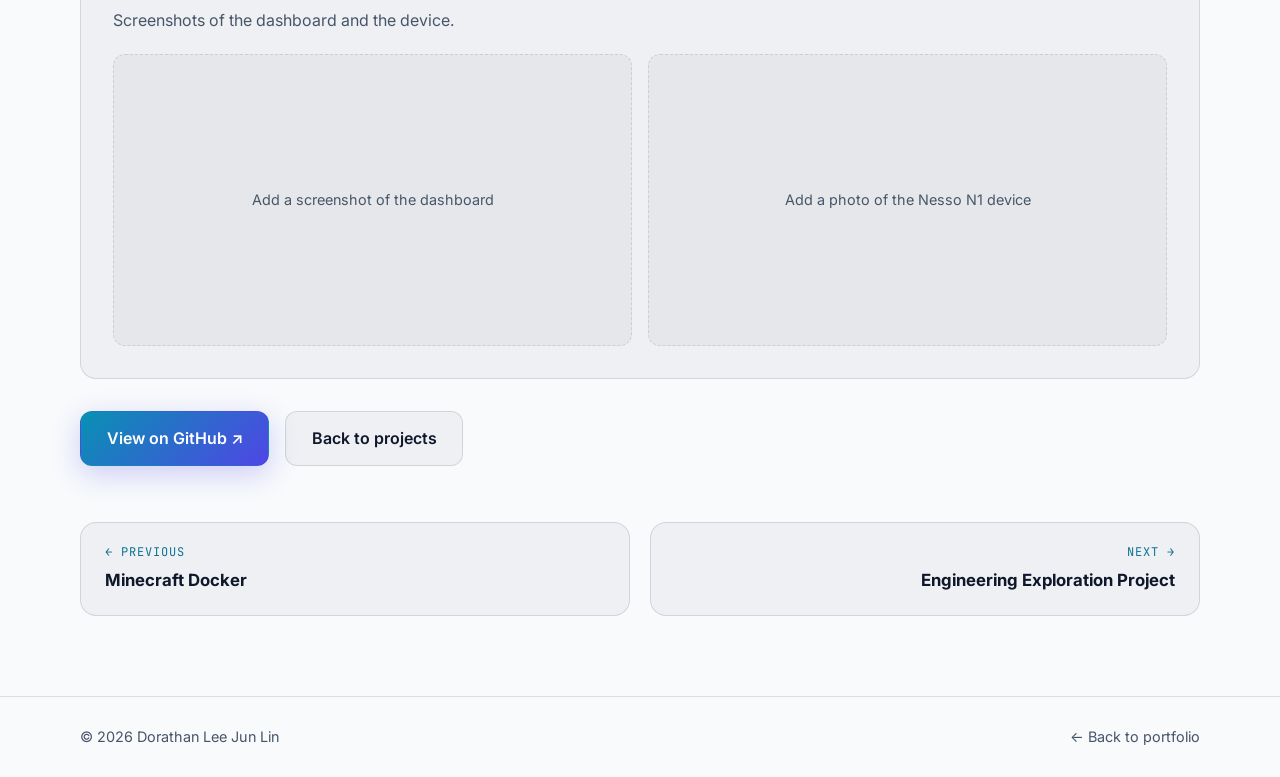
<file: Project/project-nesso-dashboard.html>
<!DOCTYPE html>
<html lang="en" data-theme="light">
<head>
  <meta charset="UTF-8" />
  <meta name="viewport" content="width=device-width, initial-scale=1" />
  <title>Nesso N1 Dashboard | Dorathan Lee</title>
  <meta name="description" content="A dashboard that displays live data from the Nesso N1 device as an easy-to-read interface." />
  <meta name="theme-color" content="#f8fafc" />
  <script src="../theme.js"></script>
  <link rel="preconnect" href="https://fonts.googleapis.com" />
  <link rel="preconnect" href="https://fonts.gstatic.com" crossorigin />
  <link href="https://fonts.googleapis.com/css2?family=Inter:wght@400;500;600;700;800&family=JetBrains+Mono:wght@400;500&display=swap" rel="stylesheet" />
  <link rel="stylesheet" href="../styles.css" />
  <link rel="stylesheet" href="../project.css" />
</head>
<body>
  <a class="skip-link" href="#main">Skip to content</a>

  <header class="site-header" id="header">
    <div class="container nav-wrap">
      <a href="../index.html#home" class="logo" aria-label="Home">
        <span class="logo-mark">&lt;/&gt;</span> Dorathan Lee
      </a>
      <button class="nav-toggle" id="navToggle" aria-label="Toggle navigation" aria-expanded="false" aria-controls="navMenu">
        <span></span><span></span><span></span>
      </button>
      <nav class="nav-menu" id="navMenu" aria-label="Primary">
        <a href="../index.html#home" class="nav-link">Home</a>
        <a href="../index.html#about" class="nav-link">About</a>
        <a href="../index.html#projects" class="nav-link active" aria-current="page">Projects</a>
        <a href="../settings.html" class="nav-link">Settings</a>
        <a href="../index.html#contact" class="nav-link nav-cta">Contact</a>
      </nav>
    </div>
  </header>

  <main id="main" class="project-page">
    <div class="container">
      <a href="../index.html#projects" class="back-link">← All projects</a>

      <header class="proj-hero">
        <p class="section-kicker">Web &amp; IoT</p>
        <h1>Nesso N1 <span class="gradient-text">Dashboard</span></h1>
        <p class="lead">A dashboard that displays live data from the Nesso N1 device, turning raw readings into an easy-to-read interface.</p>
        <ul class="tags"><li>IoT</li><li>TypeScript</li><li>Dashboard</li></ul>
      </header>

      <div class="proj-banner thumb-3" aria-hidden="true"><span>📟</span></div>

      <dl class="meta-grid">
        <div class="meta-item"><dt>Category</dt><dd>Web &amp; IoT</dd></div>
        <div class="meta-item"><dt>Focus</dt><dd>Live data visualisation</dd></div>
        <div class="meta-item"><dt>Role</dt><dd>Developer</dd></div>
      </dl>

      <div class="detail-grid">
        <article class="card reveal wide">
          <h3>Overview</h3>
          <p>Devices produce numbers, but numbers on their own are hard to act on. This project connects to the Nesso N1 and presents its live readings in a clean dashboard, so the current state of the device can be understood at a glance.</p>
        </article>

        <article class="card reveal">
          <h3>What I built</h3>
          <ul class="check-list">
            <li>A web dashboard that shows live readings from the device</li>
            <li>A layout that separates headline values from detail</li>
            <li>Automatic refresh so the display stays current</li>
            <li>A responsive design that works on phone and desktop</li>
          </ul>
        </article>

        <article class="card reveal">
          <h3>How it works</h3>
          <ol class="step-list">
            <li>The device produces sensor or status readings.</li>
            <li>The data is sent to the dashboard.</li>
            <li>TypeScript updates the page as new values arrive.</li>
            <li>The interface presents them as readable cards and indicators.</li>
          </ol>
        </article>

        <article class="card reveal">
          <h3>Skills &amp; tools</h3>
          <ul class="chips">
            <li>TypeScript</li><li>CSS</li><li>IoT</li><li>Data visualisation</li><li>Next.js &amp; Nest.js</li><li>Drizzle ORM</li>
          </ul>
        </article>

        <article class="card reveal">
          <h3>What I learned</h3>
          <p>Live data introduces problems a static page never has, such as missing or late readings. Designing for those cases, and presenting data simply, mattered as much as getting it to appear.</p>
        </article>

        <article class="card reveal wide">
          <h3>Gallery</h3>
          <p>Screenshots of the dashboard and the device.</p>
          <div class="shots">
            <div class="shot-placeholder">Add a screenshot of the dashboard</div>
            <div class="shot-placeholder">Add a photo of the Nesso N1 device</div>
          </div>
        </article>
      </div>

      <div class="cta-group proj-links">
        <a href="https://github.com/glazcrutch" target="_blank" rel="noopener noreferrer" class="btn btn-primary">View on GitHub ↗</a>
        <a href="../index.html#projects" class="btn btn-ghost">Back to projects</a>
      </div>

      <nav class="pager" aria-label="More projects">
        <a href="project-minecraft-docker.html" class="prev"><small>← Previous</small><strong>Minecraft Docker</strong></a>
        <a href="project-engineering-exploration.html" class="next"><small>Next →</small><strong>Engineering Exploration Project</strong></a>
      </nav>
    </div>
  </main>

  <footer class="site-footer">
    <div class="container footer-inner">
      <p>© <span id="year"></span> Dorathan Lee Jun Lin</p>
      <a href="../index.html" class="to-top">← Back to portfolio</a>
    </div>
  </footer>

  <script src="../script.js"></script>
</body>
</html>
</file>
<file: styles.css>
/* ===== Design tokens (LIGHT is the default) ===== */
:root {
  --bg: #f8fafc;
  --bg-alt: #eef2f7;
  --surface: rgba(15, 23, 42, 0.04);
  --surface-strong: rgba(15, 23, 42, 0.07);
  --border: rgba(15, 23, 42, 0.12);
  --text: #0f172a;
  --muted: #475569;
  --cyan: #0e7490;
  --indigo: #4f46e5;
  --grad-a: #0891b2;
  --grad-b: #4f46e5;
  --gradient: linear-gradient(135deg, var(--grad-a), var(--grad-b));
  --on-accent: #ffffff;
  --header-bg: rgba(248, 250, 252, 0.7);
  --header-bg-scrolled: rgba(248, 250, 252, 0.92);
  --menu-bg: rgba(248, 250, 252, 0.97);
  --banner-bg: rgba(248, 250, 252, 0.7);
  --chip-bg: rgba(14, 116, 144, 0.08);
  --chip-border: rgba(14, 116, 144, 0.25);
  --card-hover-border: rgba(14, 116, 144, 0.45);
  --glow-opacity: 0.22;
  --hero-glow-1: rgba(99, 102, 241, 0.14);
  --hero-glow-2: rgba(34, 211, 238, 0.14);
  --radius: 16px;
  --header-h: 68px;
  --shadow: 0 10px 40px rgba(15, 23, 42, 0.12);
  --font: "Inter", system-ui, -apple-system, "Segoe UI", Roboto, sans-serif;
  --mono: "JetBrains Mono", ui-monospace, SFMono-Regular, Menlo, monospace;
  --ease: cubic-bezier(0.22, 1, 0.36, 1);
  color-scheme: light;
}

/* ===== Dark theme overrides ===== */
:root[data-theme="dark"] {
  --bg: #0b1220;
  --bg-alt: #0e1628;
  --surface: rgba(255, 255, 255, 0.04);
  --surface-strong: rgba(255, 255, 255, 0.07);
  --border: rgba(148, 163, 184, 0.18);
  --text: #f8fafc;
  --muted: #94a3b8;
  --cyan: #22d3ee;
  --indigo: #6366f1;
  --grad-a: #22d3ee;
  --grad-b: #6366f1;
  --on-accent: #04121a;
  --header-bg: rgba(11, 18, 32, 0.55);
  --header-bg-scrolled: rgba(11, 18, 32, 0.8);
  --menu-bg: rgba(11, 18, 32, 0.96);
  --banner-bg: rgba(11, 18, 32, 0.6);
  --chip-bg: rgba(34, 211, 238, 0.08);
  --chip-border: rgba(34, 211, 238, 0.22);
  --card-hover-border: rgba(34, 211, 238, 0.4);
  --glow-opacity: 0.35;
  --hero-glow-1: rgba(99, 102, 241, 0.18);
  --hero-glow-2: rgba(34, 211, 238, 0.12);
  --shadow: 0 10px 40px rgba(2, 6, 23, 0.5);
  color-scheme: dark;
}

/* ===== Base ===== */
*, *::before, *::after { box-sizing: border-box; }
html { scroll-behavior: smooth; scroll-padding-top: var(--header-h); }
body {
  margin: 0;
  font-family: var(--font);
  background: var(--bg);
  color: var(--text);
  line-height: 1.65;
  -webkit-font-smoothing: antialiased;
  overflow-x: hidden;
  transition: background-color .3s, color .3s;
}
img, svg { max-width: 100%; display: block; }
a { color: inherit; text-decoration: none; }
ul { list-style: none; margin: 0; padding: 0; }
h1, h2, h3, h4, p { margin: 0; }
h1, h2, h3, h4 { line-height: 1.15; letter-spacing: -0.02em; }
button { font: inherit; color: inherit; cursor: pointer; }
:focus-visible { outline: 2px solid var(--cyan); outline-offset: 3px; border-radius: 6px; }

.container { width: min(1120px, 100% - 2.5rem); margin-inline: auto; }
.muted { color: var(--muted); }
.skip-link {
  position: absolute; left: 1rem; top: -4rem; z-index: 200;
  background: var(--cyan); color: var(--on-accent); padding: .6rem 1rem; border-radius: 8px; font-weight: 600;
  transition: top .2s;
}
.skip-link:focus { top: 1rem; }

.gradient-text {
  background: var(--gradient);
  -webkit-background-clip: text; background-clip: text;
  -webkit-text-fill-color: transparent; color: transparent;
}

/* ===== Header (glassmorphism) ===== */
.site-header {
  position: fixed; inset: 0 0 auto 0; z-index: 100;
  height: var(--header-h);
  background: var(--header-bg);
  backdrop-filter: blur(16px) saturate(160%);
  -webkit-backdrop-filter: blur(16px) saturate(160%);
  border-bottom: 1px solid transparent;
  transition: background .3s, border-color .3s, box-shadow .3s;
}
.site-header.scrolled {
  background: var(--header-bg-scrolled);
  border-color: var(--border);
  box-shadow: 0 8px 30px rgba(15, 23, 42, .12);
}
.nav-wrap { display: flex; align-items: center; justify-content: space-between; height: 100%; }
.logo { font-weight: 800; font-size: 1.15rem; letter-spacing: -0.02em; display: inline-flex; align-items: center; gap: .5rem; }
.logo-mark {
  font-family: var(--mono); font-size: .85rem; padding: .2rem .5rem; border-radius: 8px;
  background: var(--gradient); color: var(--on-accent); font-weight: 600;
}
.nav-menu { display: flex; align-items: center; gap: .25rem; }
.nav-link {
  position: relative; padding: .5rem .9rem; border-radius: 999px;
  color: var(--muted); font-weight: 500; font-size: .95rem;
  transition: color .25s, background .25s;
}
.nav-link:hover { color: var(--text); background: var(--surface); }
.nav-link.active { color: var(--text); background: var(--surface-strong); }
.nav-link.active::after {
  content: ""; position: absolute; left: 50%; bottom: 2px; width: 18px; height: 2px;
  transform: translateX(-50%); background: var(--gradient); border-radius: 2px;
}
.nav-cta { border: 1px solid var(--border); margin-left: .5rem; }

.nav-toggle {
  display: none; background: none; border: 0; width: 44px; height: 44px; padding: 0;
  flex-direction: column; align-items: center; justify-content: center; gap: 5px;
}
.nav-toggle span { width: 22px; height: 2px; background: var(--text); border-radius: 2px; transition: transform .3s var(--ease), opacity .2s; }
.nav-toggle[aria-expanded="true"] span:nth-child(1) { transform: translateY(7px) rotate(45deg); }
.nav-toggle[aria-expanded="true"] span:nth-child(2) { opacity: 0; }
.nav-toggle[aria-expanded="true"] span:nth-child(3) { transform: translateY(-7px) rotate(-45deg); }

/* ===== Buttons ===== */
.btn {
  display: inline-flex; align-items: center; justify-content: center; gap: .5rem;
  padding: .85rem 1.6rem; border-radius: 12px; font-weight: 600; font-size: 1rem;
  border: 1px solid transparent;
  transition: transform .25s var(--ease), box-shadow .25s, background .25s, border-color .25s;
}
.btn:hover { transform: translateY(-2px); }
.btn-primary { background: var(--gradient); color: var(--on-accent); box-shadow: 0 8px 28px rgba(79, 70, 229, .25); }
.btn-primary:hover { box-shadow: 0 12px 36px rgba(99, 102, 241, .4); }
.btn-ghost { background: var(--surface); border-color: var(--border); color: var(--text); }
.btn-ghost:hover { border-color: var(--cyan); background: var(--surface-strong); }
.btn-icon { width: 1.15em; height: 1.15em; flex-shrink: 0; }
.cta-group { display: flex; flex-wrap: wrap; gap: 1rem; }
.cta-group.center { justify-content: center; }

/* ===== Hero ===== */
.hero {
  position: relative; min-height: 100svh; display: flex; flex-direction: column; justify-content: center;
  padding-top: var(--header-h); overflow: hidden;
  background:
    radial-gradient(ellipse at 20% 0%, var(--hero-glow-1), transparent 55%),
    radial-gradient(ellipse at 90% 40%, var(--hero-glow-2), transparent 50%),
    var(--bg);
}
.hero::before {
  content: ""; position: absolute; inset: 0; pointer-events: none;
  background-image: linear-gradient(var(--border) 1px, transparent 1px), linear-gradient(90deg, var(--border) 1px, transparent 1px);
  background-size: 56px 56px; opacity: .25;
  mask-image: radial-gradient(ellipse at center, #000 20%, transparent 75%);
  -webkit-mask-image: radial-gradient(ellipse at center, #000 20%, transparent 75%);
}
.hero-glow { position: absolute; border-radius: 50%; filter: blur(90px); opacity: var(--glow-opacity); pointer-events: none; animation: float 12s ease-in-out infinite; }
.glow-a { width: 340px; height: 340px; background: var(--indigo); top: 10%; left: -80px; }
.glow-b { width: 300px; height: 300px; background: var(--cyan); bottom: 15%; right: -60px; animation-delay: -6s; }
@keyframes float { 0%, 100% { transform: translateY(0); } 50% { transform: translateY(-30px); } }

.hero-inner { position: relative; padding-block: 4rem 3rem; max-width: 900px; margin-inline: auto 0; margin-left: max(1.25rem, calc((100% - 1120px) / 2)); }
.eyebrow {
  display: inline-flex; align-items: center; gap: .6rem;
  font-family: var(--mono); font-size: .82rem; color: var(--cyan);
  padding: .4rem .9rem; border: 1px solid var(--border); border-radius: 999px; background: var(--surface);
  margin-bottom: 1.5rem;
}
.dot { width: 8px; height: 8px; border-radius: 50%; background: var(--cyan); box-shadow: 0 0 0 0 rgba(34, 211, 238, .6); animation: pulse 2s infinite; }
@keyframes pulse { 70% { box-shadow: 0 0 0 10px rgba(34, 211, 238, 0); } 100% { box-shadow: 0 0 0 0 rgba(34, 211, 238, 0); } }

.hero h1 { font-size: clamp(2.4rem, 6.5vw, 4.6rem); font-weight: 800; margin-bottom: 1.5rem; }
.lead { font-size: clamp(1.05rem, 2vw, 1.25rem); color: var(--muted); max-width: 60ch; margin-bottom: 2rem; }
.lead strong { color: var(--text); }

.hero-stats { display: flex; flex-wrap: wrap; gap: 2.5rem; margin-top: 3rem; }
.hero-stats li { display: flex; flex-direction: column; }
.hero-stats strong { font-size: 1.9rem; font-weight: 800; background: var(--gradient); -webkit-background-clip: text; background-clip: text; -webkit-text-fill-color: transparent; }
.hero-stats span { color: var(--muted); font-size: .9rem; }

/* Skills banner */
.skills-banner { position: relative; border-block: 1px solid var(--border); background: var(--banner-bg); backdrop-filter: blur(8px); }
.marquee { overflow: hidden; mask-image: linear-gradient(90deg, transparent, #000 8%, #000 92%, transparent); -webkit-mask-image: linear-gradient(90deg, transparent, #000 8%, #000 92%, transparent); }
.marquee-track { display: flex; width: max-content; gap: 3rem; padding: 1.1rem 1.5rem; animation: marquee 32s linear infinite; }
.marquee:hover .marquee-track { animation-play-state: paused; }
.marquee-track li { font-family: var(--mono); font-size: .95rem; color: var(--muted); white-space: nowrap; display: inline-flex; align-items: center; gap: 3rem; }
.marquee-track li::after { content: "✦"; color: var(--cyan); font-size: .8rem; }
@keyframes marquee { to { transform: translateX(-50%); } }

/* ===== Sections ===== */
.section { padding-block: clamp(4.5rem, 10vw, 7.5rem); }
.section-alt { background: var(--bg-alt); border-block: 1px solid var(--border); }
.section-head { max-width: 720px; margin-bottom: 3rem; display: grid; gap: .8rem; }
.section-kicker { font-family: var(--mono); font-size: .85rem; color: var(--cyan); letter-spacing: .08em; text-transform: uppercase; }
.section-head h2, .contact-card h2 { font-size: clamp(1.9rem, 4.2vw, 3rem); font-weight: 800; }
.subhead { font-size: 1.5rem; margin: 3.5rem 0 1.5rem; }

.card {
  background: var(--surface); border: 1px solid var(--border); border-radius: var(--radius);
  padding: 2rem; backdrop-filter: blur(6px);
  transition: transform .35s var(--ease), border-color .3s, box-shadow .3s;
}
.card:hover { border-color: var(--card-hover-border); }
.card h3 { font-size: 1.35rem; margin-bottom: 1.25rem; }
.card p { color: var(--muted); }
.card p + p { margin-top: 1rem; }
.card strong { color: var(--text); }

/* About */
.about-grid { display: grid; grid-template-columns: repeat(2, 1fr); gap: 1.5rem; }
.edu-item { display: flex; gap: 1rem; align-items: center; margin-bottom: 1.25rem; padding: 1rem; border-radius: 12px; background: var(--surface-strong); }
.edu-icon { font-size: 1.8rem; width: 52px; height: 52px; display: grid; place-items: center; border-radius: 12px; background: var(--gradient); flex-shrink: 0; }
.edu-item h4 { font-size: 1.05rem; }
.check-list { margin-top: 1.25rem; display: grid; gap: .7rem; color: var(--muted); font-size: .95rem; }
.check-list li { position: relative; padding-left: 1.6rem; }
.check-list li::before { content: "✓"; position: absolute; left: 0; color: var(--cyan); font-weight: 700; }
blockquote { margin: 1.5rem 0 0; padding: .5rem 0 .5rem 1.1rem; border-left: 3px solid var(--indigo); font-style: italic; color: var(--text); }

.stack-grid { display: grid; grid-template-columns: repeat(3, 1fr); gap: 1.5rem; }
.stack-card:hover { transform: translateY(-6px); box-shadow: var(--shadow); }
.stack-icon { font-size: 1.6rem; width: 52px; height: 52px; display: grid; place-items: center; border-radius: 12px; background: var(--surface-strong); border: 1px solid var(--border); margin-bottom: 1rem; }
.stack-card h4 { font-size: 1.15rem; margin-bottom: 1rem; }
.chips, .tags { display: flex; flex-wrap: wrap; gap: .5rem; }
.chips li, .tags li {
  font-family: var(--mono); font-size: .78rem; padding: .3rem .7rem; border-radius: 999px;
  color: var(--cyan); background: var(--chip-bg); border: 1px solid var(--chip-border);
}

/* Projects */
.filters { display: flex; flex-wrap: wrap; gap: .6rem; margin-bottom: 2.25rem; }
.filter-btn {
  padding: .6rem 1.2rem; border-radius: 999px; background: var(--surface); border: 1px solid var(--border);
  color: var(--muted); font-weight: 500; font-size: .92rem; transition: all .25s;
}
.filter-btn:hover { color: var(--text); border-color: var(--cyan); }
.filter-btn.active { background: var(--gradient); color: var(--on-accent); border-color: transparent; font-weight: 600; }

.project-grid { display: grid; grid-template-columns: repeat(3, 1fr); gap: 1.5rem; }
.project-card {
  display: flex; flex-direction: column; overflow: hidden;
  background: var(--surface); border: 1px solid var(--border); border-radius: var(--radius);
  transition: transform .35s var(--ease), box-shadow .35s, border-color .3s, opacity .35s;
}
.project-card:hover { transform: translateY(-8px); border-color: rgba(99, 102, 241, .55); box-shadow: 0 18px 50px rgba(99, 102, 241, .18); }
.project-card.hide { display: none; }
.project-card.fade-in { animation: cardIn .45s var(--ease) both; }
@keyframes cardIn { from { opacity: 0; transform: translateY(18px) scale(.97); } to { opacity: 1; transform: none; } }

.project-thumb { height: 150px; display: grid; place-items: center; font-size: 3rem; position: relative; overflow: hidden; }
.project-thumb::after { content: ""; position: absolute; inset: 0; background: linear-gradient(to top, rgba(11, 18, 32, .6), transparent); }
.thumb-1 { background: linear-gradient(135deg, #0e7490, #4338ca); }
.thumb-2 { background: linear-gradient(135deg, #4338ca, #7c3aed); }
.thumb-3 { background: linear-gradient(135deg, #0891b2, #0f766e); }
.thumb-4 { background: linear-gradient(135deg, #1d4ed8, #0891b2); }
.thumb-5 { background: linear-gradient(135deg, #6d28d9, #0e7490); }
.thumb-6 { background: linear-gradient(135deg, #0f766e, #4338ca); }

.project-body { padding: 1.5rem; display: flex; flex-direction: column; gap: .8rem; flex: 1; }
.project-cat { font-family: var(--mono); font-size: .75rem; color: var(--cyan); text-transform: uppercase; letter-spacing: .08em; }
.project-body h3 { font-size: 1.25rem; }
.project-body p { color: var(--muted); font-size: .95rem; flex: 1; }
.project-links { display: flex; gap: 1.25rem; padding-top: .9rem; margin-top: .3rem; border-top: 1px solid var(--border); font-size: .9rem; font-weight: 600; }
.project-links a { color: var(--text); transition: color .2s; }
.project-links a:hover { color: var(--cyan); }
.empty-state { text-align: center; color: var(--muted); padding: 3rem 0; }

/* Contact */
.contact-card {
  text-align: center; display: grid; gap: 1.2rem; justify-items: center;
  padding: clamp(2.5rem, 7vw, 5rem) 1.5rem; border-radius: 24px; border: 1px solid var(--border);
  background:
    radial-gradient(ellipse at top, var(--hero-glow-1), transparent 65%),
    radial-gradient(ellipse at bottom, var(--hero-glow-2), transparent 60%),
    var(--surface);
}
.contact-card .lead { margin: 0 0 .5rem; }

/* ===== Settings page ===== */
.settings-page { padding-top: calc(var(--header-h) + clamp(2.5rem, 6vw, 4.5rem)); min-height: calc(100svh - 80px); }
.settings-wrap { max-width: 720px; }
.settings-wrap .section-head { margin-bottom: 2rem; }
.setting-row {
  display: flex; align-items: center; justify-content: space-between; gap: 1.5rem;
}
.setting-row h3 { font-size: 1.15rem; margin-bottom: .35rem; }
.setting-row p { font-size: .95rem; }
.setting-state { font-family: var(--mono); font-size: .82rem; color: var(--cyan); margin-top: .6rem; display: block; }

/* Light/Dark switch */
.switch { position: relative; display: inline-flex; align-items: center; gap: .6rem; flex-shrink: 0; cursor: pointer; }
.switch input { position: absolute; opacity: 0; width: 100%; height: 100%; margin: 0; cursor: pointer; }
.switch-icon { font-size: 1.1rem; line-height: 1; }
.switch-track {
  position: relative; width: 56px; height: 30px; border-radius: 999px;
  background: var(--surface-strong); border: 1px solid var(--border);
  transition: background .3s, border-color .3s;
}
.switch-thumb {
  position: absolute; top: 3px; left: 3px; width: 22px; height: 22px; border-radius: 50%;
  background: var(--gradient); box-shadow: 0 2px 8px rgba(15, 23, 42, .3);
  transition: transform .3s var(--ease);
}
.switch input:checked ~ .switch-track { border-color: var(--cyan); }
.switch input:checked ~ .switch-track .switch-thumb { transform: translateX(26px); }
.switch input:focus-visible ~ .switch-track { outline: 2px solid var(--cyan); outline-offset: 3px; }

/* Footer */
.site-footer { border-top: 1px solid var(--border); padding-block: 1.75rem; color: var(--muted); font-size: .9rem; }
.footer-inner { display: flex; flex-wrap: wrap; gap: 1rem; justify-content: space-between; align-items: center; }
.to-top:hover { color: var(--cyan); }

/* ===== Scroll reveal ===== */
.reveal { opacity: 0; transform: translateY(28px); transition: opacity .8s var(--ease), transform .8s var(--ease); transition-delay: var(--delay, 0ms); }
.reveal.visible { opacity: 1; transform: none; }
.no-js .reveal { opacity: 1; transform: none; }

/* ===== Responsive ===== */
@media (max-width: 960px) {
  .project-grid, .stack-grid { grid-template-columns: repeat(2, 1fr); }
  .about-grid { grid-template-columns: 1fr; }
}
@media (max-width: 760px) {
  .nav-toggle { display: flex; }
  .nav-menu {
    position: absolute; top: var(--header-h); left: 0; right: 0;
    flex-direction: column; align-items: stretch; gap: .25rem; padding: 1rem 1.25rem 1.5rem;
    background: var(--menu-bg); backdrop-filter: blur(16px); -webkit-backdrop-filter: blur(16px);
    border-bottom: 1px solid var(--border);
    transform: translateY(-12px); opacity: 0; visibility: hidden;
    transition: transform .3s var(--ease), opacity .25s, visibility .25s;
  }
  .nav-menu.open { transform: none; opacity: 1; visibility: visible; }
  .nav-link { padding: .8rem 1rem; text-align: left; }
  .nav-link.active::after { display: none; }
  .nav-cta { margin-left: 0; }
  .hero-inner { margin-left: auto; width: min(1120px, 100% - 2.5rem); margin-inline: auto; }
  .hero-stats { gap: 1.75rem; }
}
@media (max-width: 600px) {
  .project-grid, .stack-grid { grid-template-columns: 1fr; }
  .card { padding: 1.5rem; }
  .btn { width: 100%; }
  .cta-group.center .btn { width: auto; flex: 1 1 140px; }
  .footer-inner { justify-content: center; text-align: center; }
  .setting-row { flex-direction: column; align-items: flex-start; }
}

/* ===== Reduced motion ===== */
@media (prefers-reduced-motion: reduce) {
  html { scroll-behavior: auto; }
  *, *::before, *::after { animation-duration: .01ms !important; animation-iteration-count: 1 !important; transition-duration: .01ms !important; }
  .reveal { opacity: 1; transform: none; }
  .marquee-track { animation: none; }
}
</file>
<file: project.css>
/* ===== Project detail pages (extends styles.css) ===== */
.project-page { padding-top: calc(var(--header-h) + clamp(2rem, 5vw, 3.5rem)); padding-bottom: clamp(3rem, 8vw, 5rem); }

.back-link {
  display: inline-flex; align-items: center; gap: .4rem; margin-bottom: 1.75rem;
  font-family: var(--mono); font-size: .88rem; color: var(--muted); transition: color .2s, transform .25s var(--ease);
}
.back-link:hover { color: var(--cyan); transform: translateX(-3px); }

.proj-hero { display: grid; gap: 1.1rem; max-width: 820px; margin-bottom: 2.5rem; }
.proj-hero h1 { font-size: clamp(2.1rem, 5.5vw, 3.6rem); font-weight: 800; }
.proj-hero .lead { margin-bottom: .5rem; }

.proj-banner {
  height: clamp(140px, 22vw, 220px); border-radius: var(--radius); border: 1px solid var(--border);
  display: grid; place-items: center; font-size: clamp(3.5rem, 9vw, 5.5rem); margin-bottom: 2.5rem;
  position: relative; overflow: hidden;
}
.proj-banner::after { content: ""; position: absolute; inset: 0; background: linear-gradient(to top, rgba(11, 18, 32, .5), transparent); }
.proj-banner span { position: relative; z-index: 1; }

.meta-grid { display: grid; grid-template-columns: repeat(3, 1fr); gap: 1rem; margin-bottom: 2.5rem; }
.meta-item { padding: 1.1rem 1.25rem; border-radius: 12px; background: var(--surface); border: 1px solid var(--border); }
.meta-item dt { font-family: var(--mono); font-size: .75rem; letter-spacing: .08em; text-transform: uppercase; color: var(--cyan); margin-bottom: .3rem; }
.meta-item dd { margin: 0; font-weight: 600; }

.detail-grid { display: grid; grid-template-columns: repeat(2, 1fr); gap: 1.5rem; margin-bottom: 1.5rem; }
.detail-grid .wide { grid-column: 1 / -1; }
.card .check-list { margin-top: 0; }
.card .step-list { margin: 0; padding-left: 1.25rem; display: grid; gap: .7rem; color: var(--muted); }
.card .step-list li::marker { color: var(--cyan); font-weight: 700; }
.card pre {
  margin: 1rem 0 0; padding: 1rem 1.1rem; overflow-x: auto; border-radius: 12px;
  background: var(--surface-strong); border: 1px solid var(--border);
  font-family: var(--mono); font-size: .85rem; line-height: 1.6; color: var(--text);
}

.shots { display: grid; grid-template-columns: repeat(2, 1fr); gap: 1rem; margin-top: 1.25rem; }
.shot-placeholder {
  aspect-ratio: 16 / 9; display: grid; place-items: center; text-align: center; padding: 1rem;
  border-radius: 12px; border: 1.5px dashed var(--border); background: var(--surface);
  color: var(--muted); font-size: .9rem;
}
.shot-image, .shot-video {
  width: 100%; aspect-ratio: 16 / 9; object-fit: contain;
  border-radius: 12px; border: 1px solid var(--border); background: var(--surface);
}

.proj-links { margin-top: 2rem; }

.pager { display: grid; grid-template-columns: 1fr 1fr; gap: 1.25rem; margin-top: 3.5rem; }
.pager a {
  display: grid; gap: .25rem; padding: 1.25rem 1.5rem; border-radius: var(--radius);
  background: var(--surface); border: 1px solid var(--border);
  transition: transform .3s var(--ease), border-color .3s, box-shadow .3s;
}
.pager a:hover { transform: translateY(-4px); border-color: var(--card-hover-border); box-shadow: var(--shadow); }
.pager small { font-family: var(--mono); font-size: .75rem; color: var(--cyan); letter-spacing: .08em; text-transform: uppercase; }
.pager strong { font-size: 1.05rem; }
.pager .next { text-align: right; }

@media (max-width: 760px) {
  .meta-grid, .detail-grid, .shots, .pager { grid-template-columns: 1fr; }
  .pager .next { text-align: left; }
}
</file>
